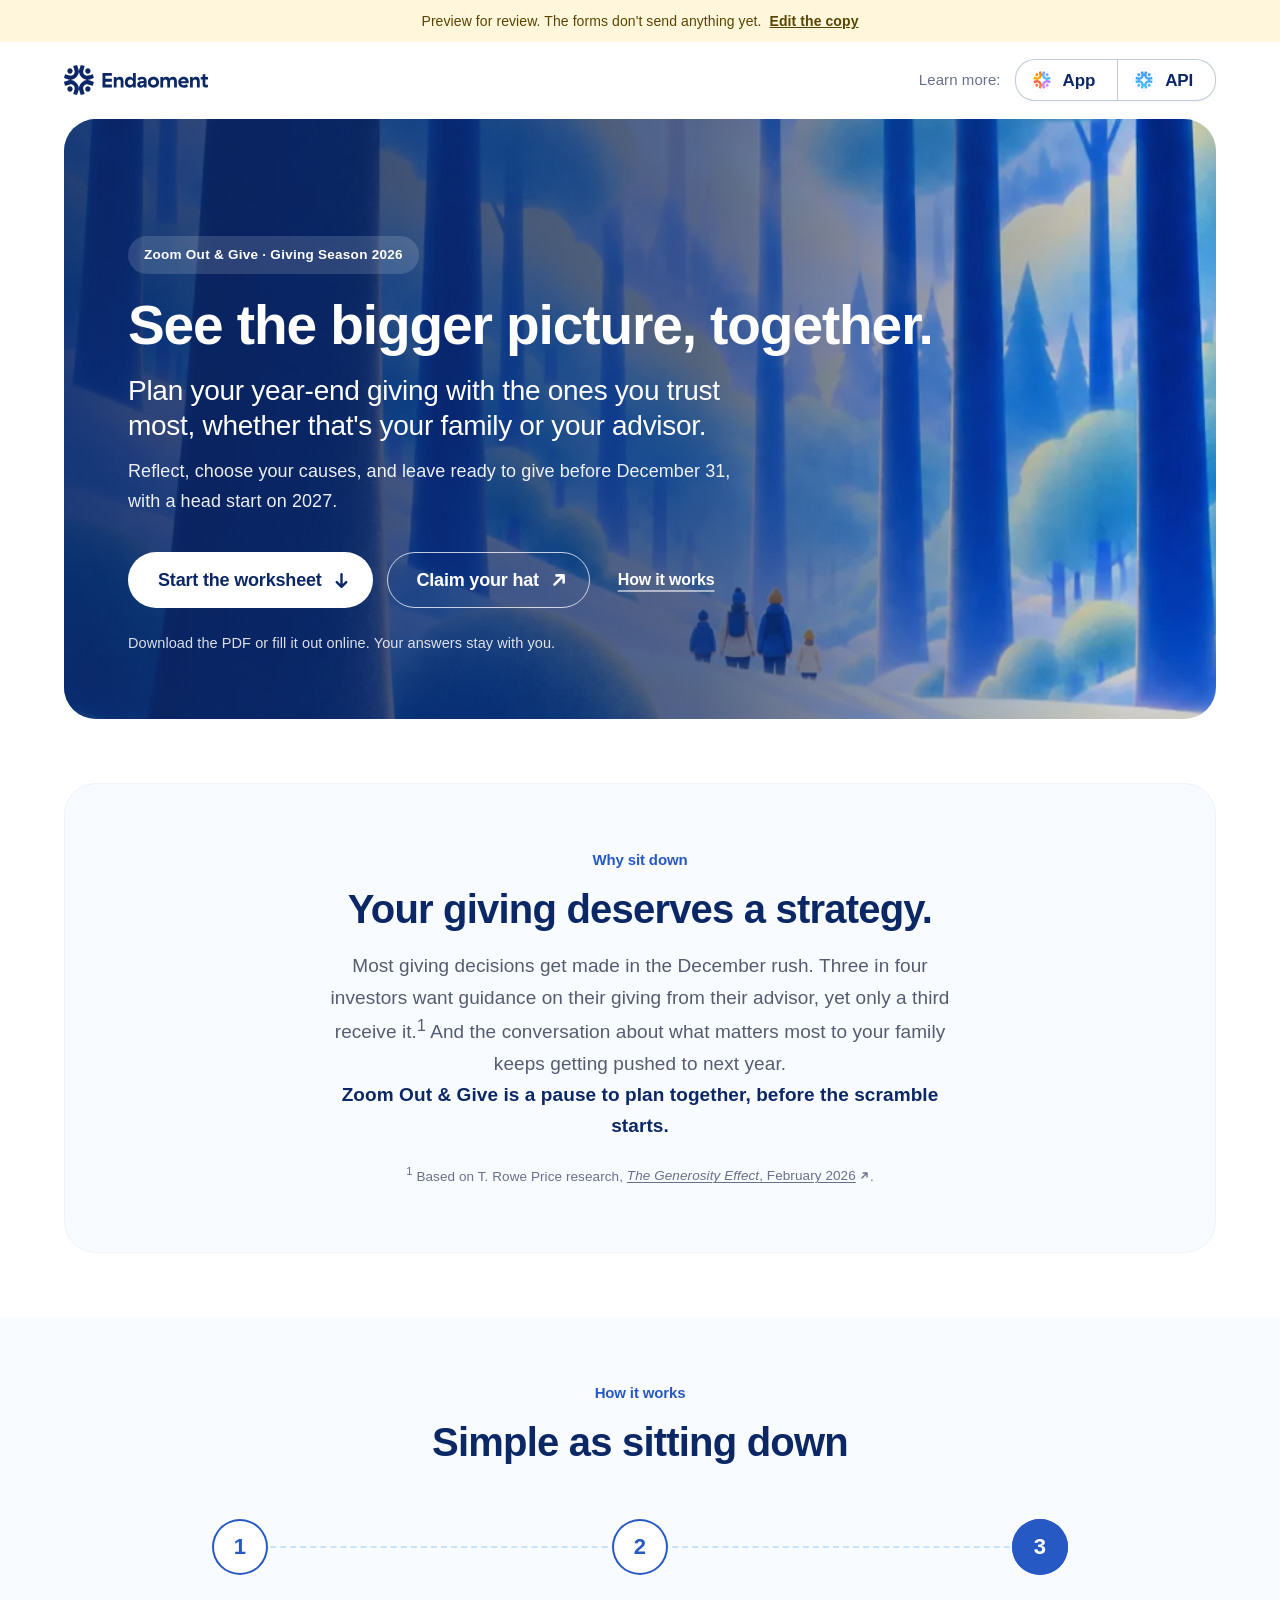
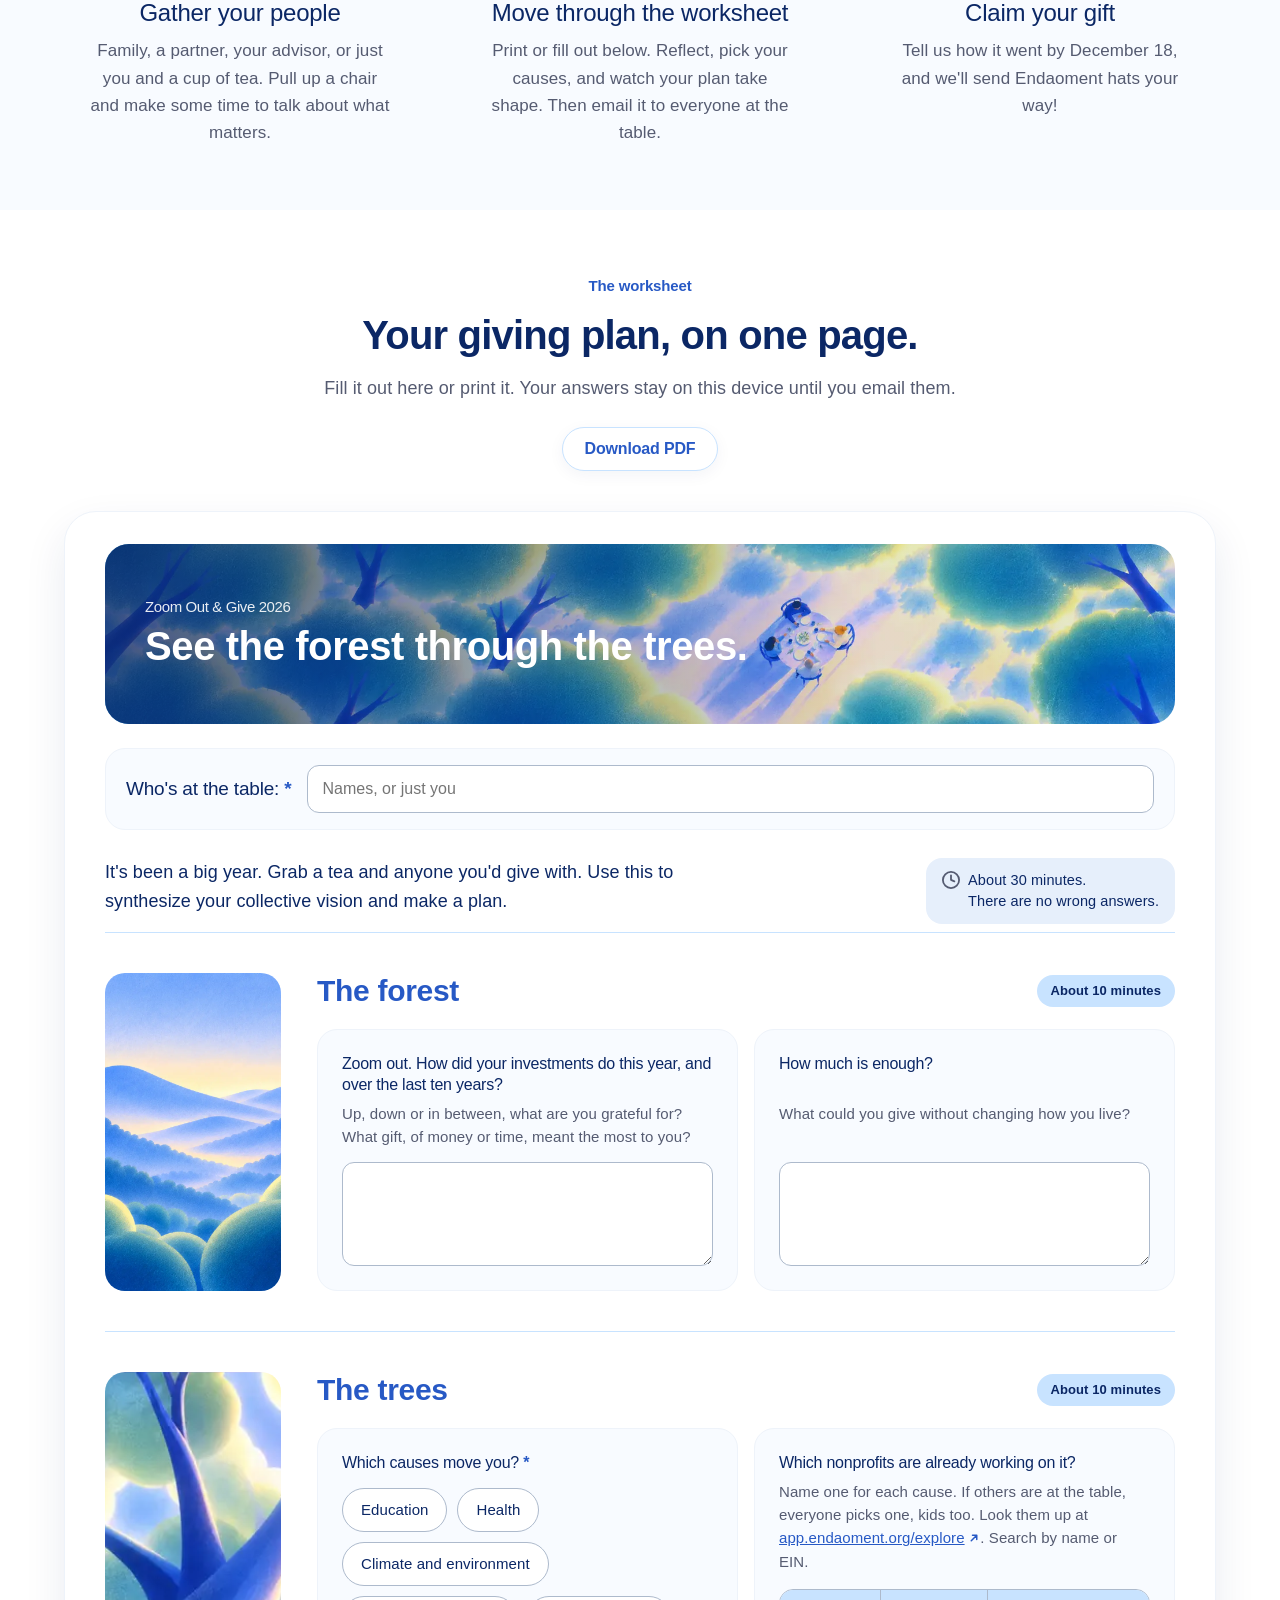
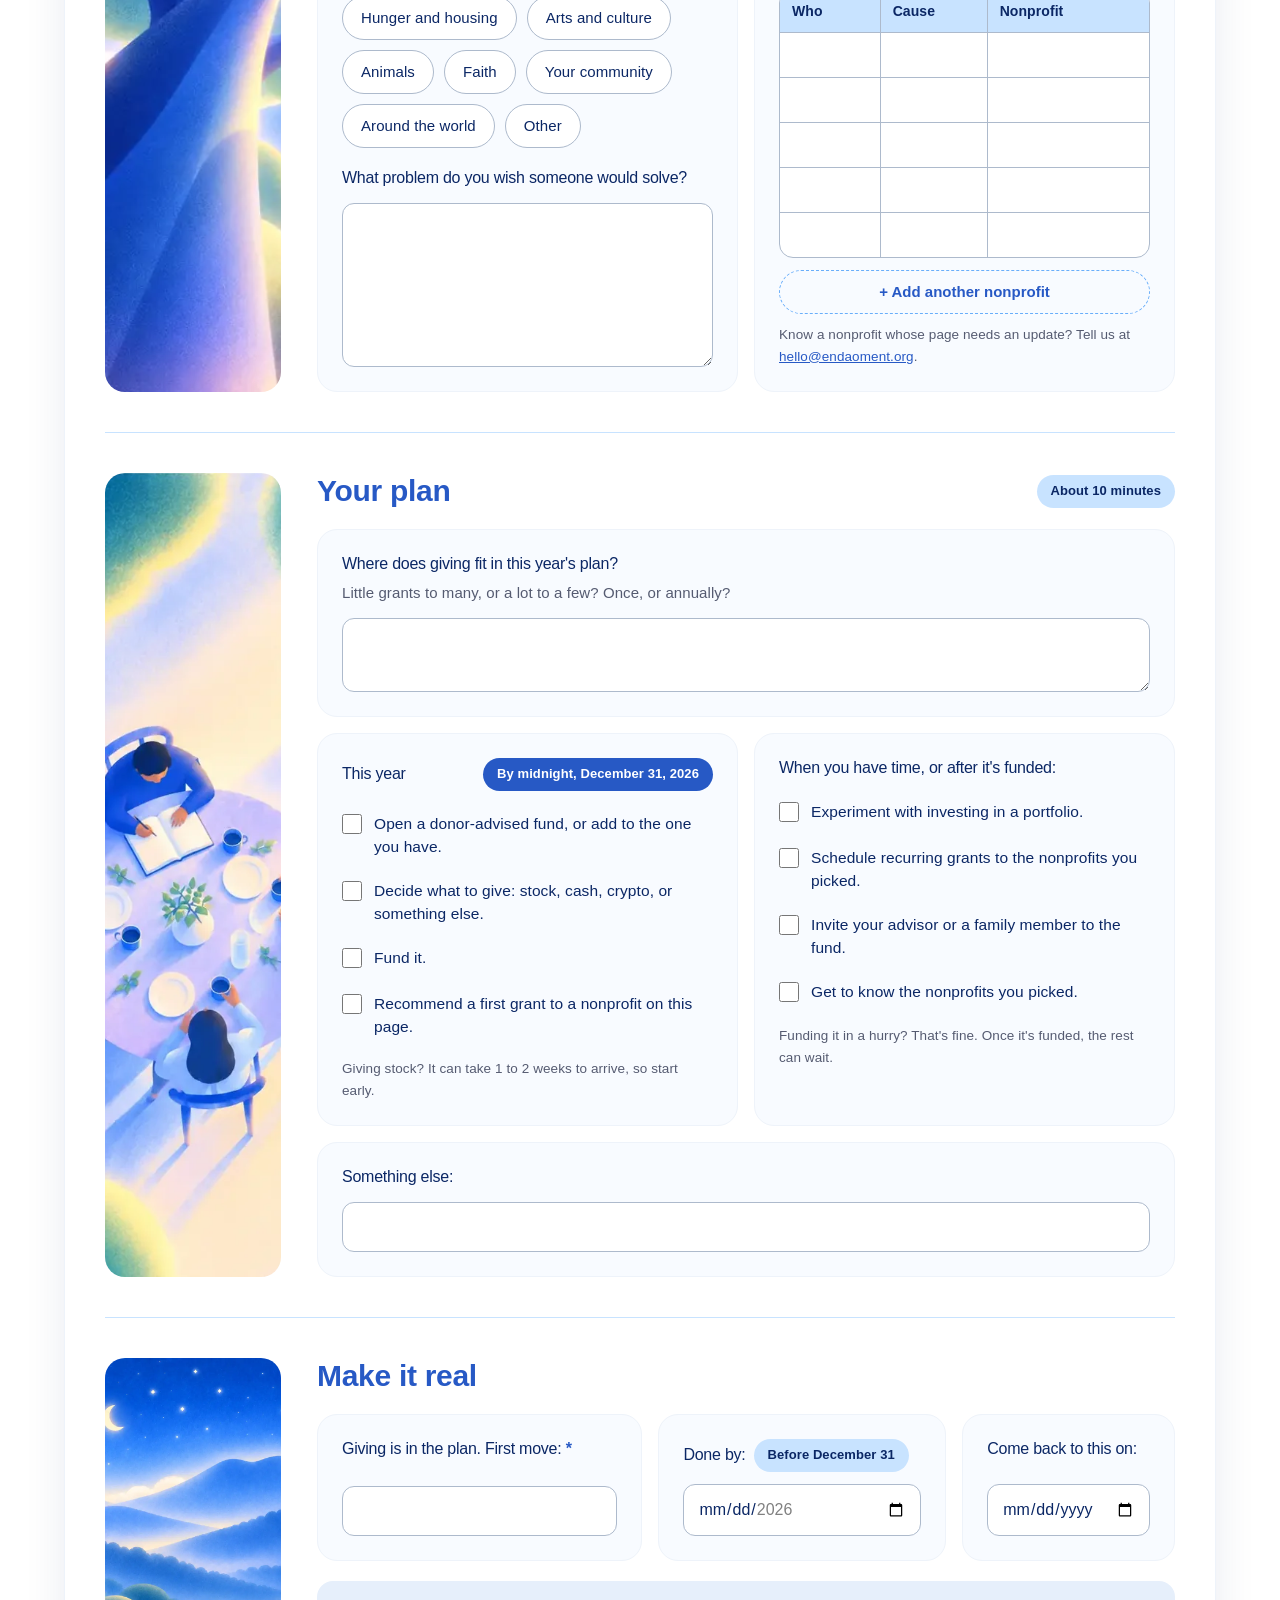
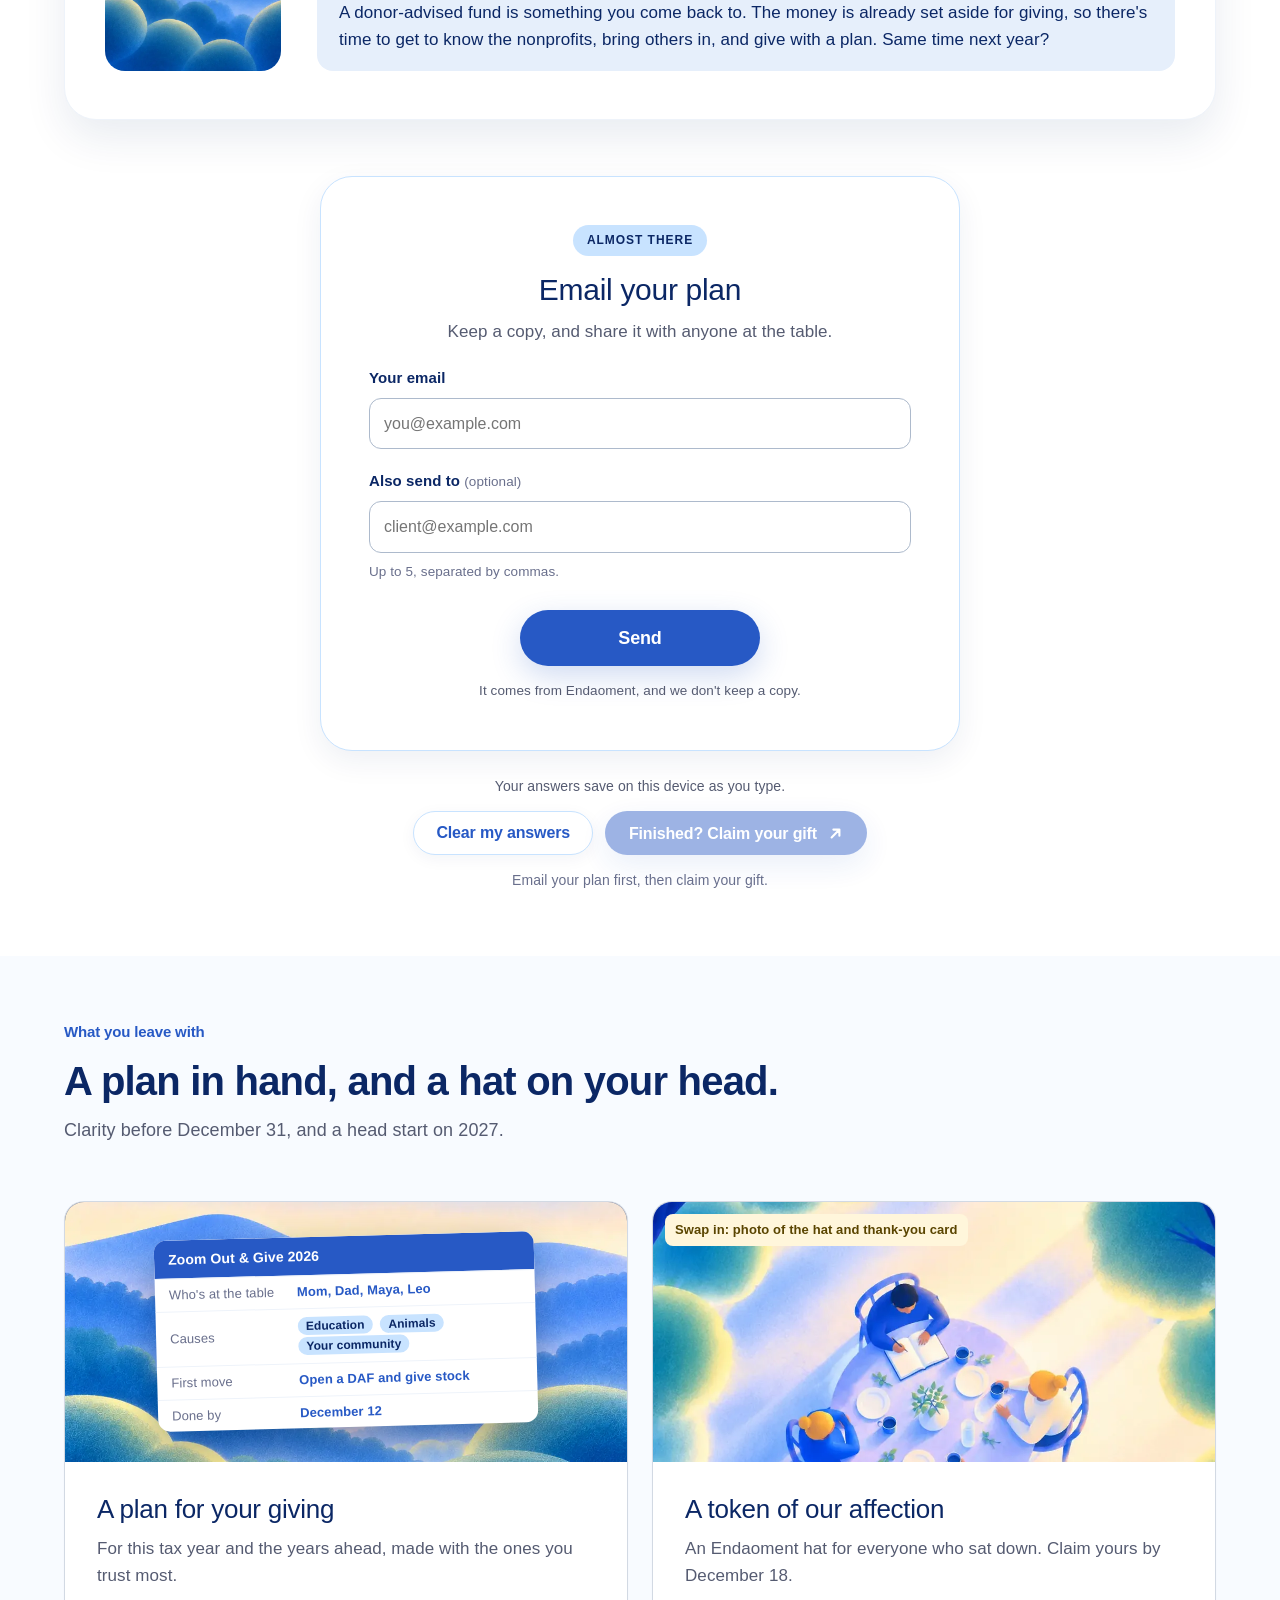
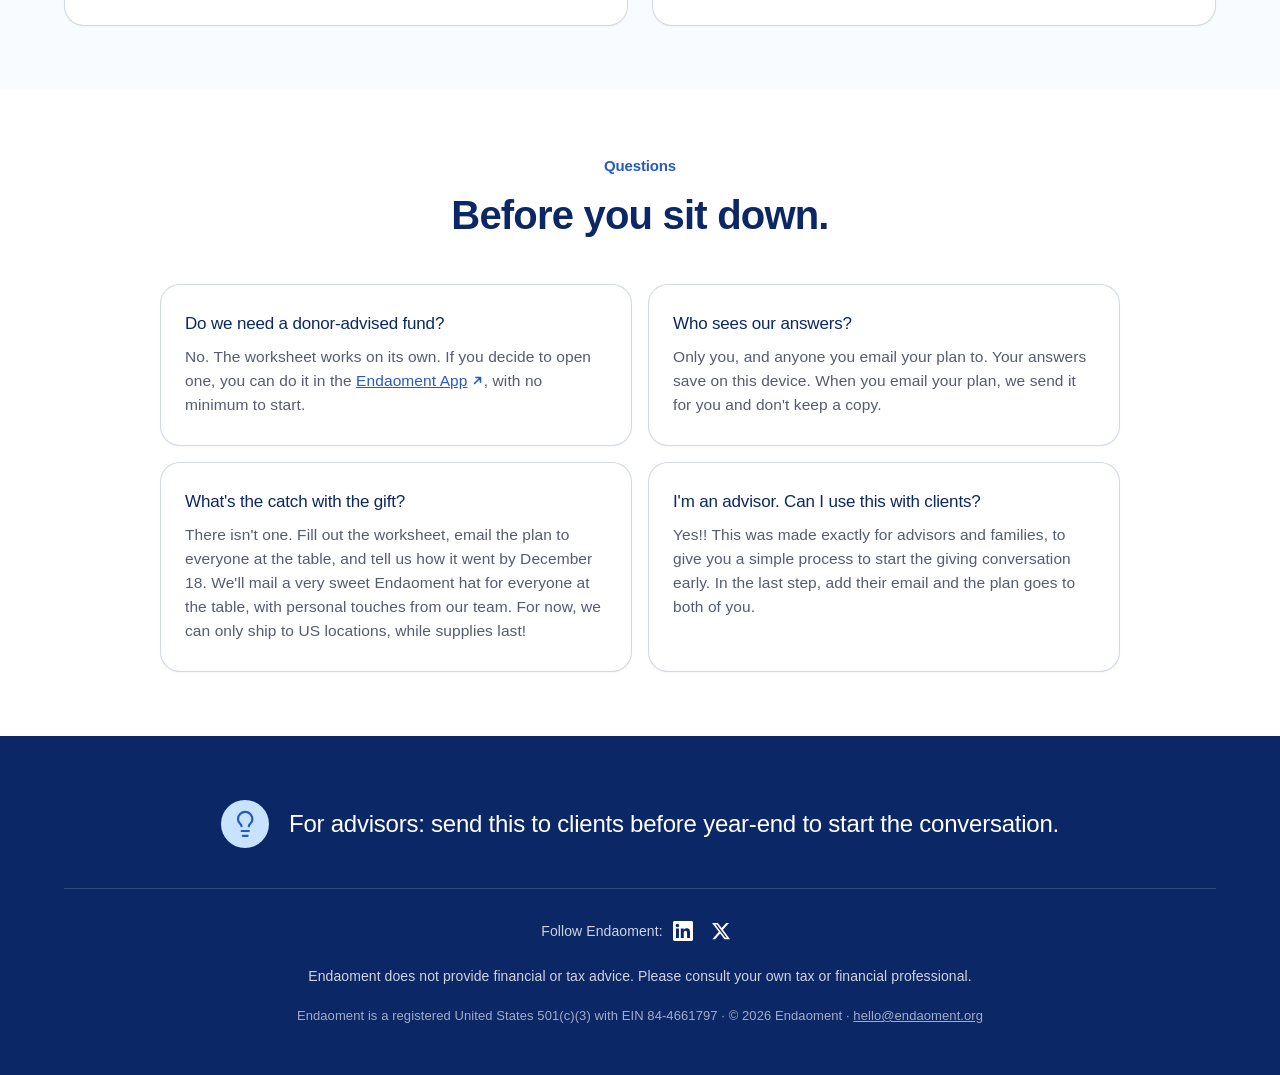
<file: index.html>
<!doctype html>
<html lang="en">
<head>
<meta charset="utf-8">
<meta name="viewport" content="width=device-width, initial-scale=1">
<title>Zoom Out &amp; Give 2026 | Endaoment</title>
<meta name="description" content="Zoom Out &amp; Give: a giving exercise for the end of the year. Plan your giving with your people on one page, then claim your gift.">
<meta property="og:title" content="Zoom Out &amp; Give 2026">
<meta property="og:description" content="See the bigger picture, together. Plan your year-end giving with the ones you trust most.">
<meta property="og:type" content="website">
<meta property="og:site_name" content="Endaoment">
<meta property="og:url" content="https://__SITE_URL__/">
<meta property="og:image" content="https://__SITE_URL__/assets/og.jpg">
<meta property="og:image:width" content="1200">
<meta property="og:image:height" content="630">
<meta name="twitter:card" content="summary_large_image">
<meta name="robots" content="noindex">
<meta name="color-scheme" content="light">
<link rel="preload" href="assets/forest.webp" as="image" type="image/webp">
<link rel="stylesheet" href="assets/site.css?v=forestalign">
</head>
<body>
<div class="preview-bar" id="preview-bar" hidden>Preview for review. The forms don't send anything yet.</div>

<header class="site-head">
  <div class="wrap">
    <a href="https://endaoment.org" aria-label="Endaoment home"><img src="assets/logo-endaoment-blue.svg" alt="Endaoment" width="145" height="30"></a>
    <nav class="head-links" aria-label="Learn more about Endaoment"><span class="head-label">Learn more:</span> <a href="https://endaoment.org/app" target="_blank" rel="noopener" aria-label="Endaoment App"><img src="assets/icon-endaoment-app.svg" alt="" width="24" height="24">App</a> <a href="https://endaoment.org/api" target="_blank" rel="noopener" aria-label="Endaoment API"><img src="assets/icon-endaoment-api.svg" alt="" width="24" height="24">API</a></nav>
  </div>
</header>

<main>
  <div class="wrap">
    <div class="hero">
      <div class="hero-inner">
        <span class="kicker">Zoom Out &amp; Give · Giving Season 2026</span>
        <h1>See the bigger picture, together.</h1>
        <p class="hero-what">Plan your year-end giving with the ones you trust most, whether that's your family or your advisor.</p>
        <p class="lede">Reflect, choose your causes, and leave ready to give before December 31, with a head start on 2027.</p>
        <div class="btn-row">
          <a class="btn btn-light" href="#worksheet" id="hero-ws">Start the worksheet</a>
          <a class="btn btn-ghost claim-link" href="claim/">Claim your hat</a>
          <a class="btn btn-quiet" href="#how">How it works</a>
        </div>
        <p class="meta">Download the PDF or fill it out online. Your answers stay with you.</p>
      </div>
    </div>
  </div>

  <section id="why">
    <div class="wrap">
      <div class="why-band">
        <div class="section-head">
          <div class="eyebrow">Why sit down</div>
          <h2>Your giving deserves a strategy.</h2>
          <div class="why-text">
            <p>Most giving decisions get made in the December rush. Three in four investors want guidance on their giving from their advisor, yet only a third receive it.<sup>1</sup> And the conversation about what matters most to your family keeps getting pushed to next year.</p>
            <p>Zoom Out &amp; Give is a pause to plan together, before the scramble starts.</p>
            <p class="why-source"><sup>1</sup> Based on T. Rowe Price research, <a href="https://www.troweprice.com/en/us/press/2026/press-release--t--rowe-price-survey-finds-charitable-giving-plan" target="_blank" rel="noopener"><em>The Generosity Effect</em>, February 2026</a>.</p>
          </div>
        </div>
      </div>
    </div>
  </section>

  <section id="how">
    <div class="wrap">
      <div class="section-head">
        <div class="eyebrow">How it works</div>
        <h2>Simple as sitting down</h2>
      </div>
      <ol class="steps">
        <li><span class="num">1</span><h3>Gather your people</h3><p>Family, a partner, your advisor, or just you and a cup of tea. Pull up a chair and make some time to talk about what matters.</p></li>
        <li><span class="num">2</span><h3>Move through the worksheet</h3><p>Print or fill out below. Reflect, pick your causes, and watch your plan take shape. Then email it to everyone at the table.</p></li>
        <li><span class="num">3</span><h3>Claim your gift</h3><p>Tell us how it went by December 18, and we'll send Endaoment hats your way!</p></li>
      </ol>
    </div>
  </section>

  <section id="worksheet">
    <div class="wrap">
      <div class="ws-intro">
        <div class="section-head">
          <div class="eyebrow">The worksheet</div>
          <h2>Your giving plan, on one page.</h2>
          <p>Fill it out here or print it. Your answers stay on this device until you email them.</p>
        </div>
        <div class="btn-row">
          <a class="btn btn-outline" id="pdf-link" href="#" download>Download the PDF</a>
          <button class="btn btn-outline" type="button" id="print-btn">Download PDF</button>
        </div>
      </div>

      <form id="ws" autocomplete="off" onsubmit="return false">
        <div class="ws-banner"><h3><span class="small">Zoom Out &amp; Give 2026</span>See the forest through the trees.</h3></div>
        <div class="field-who"><label for="who">Who's at the table: <span class="req">*</span></label><input id="who" name="who" type="text" placeholder="Names, or just you"></div>
        <div class="ws-lead">
          <p>It's been a big year. Grab a tea and anyone you'd give with. Use this to synthesize your collective vision and make a plan.</p>
          <div class="time"><img src="assets/icon-clock.svg" alt="" width="18" height="18"><span>About 30 minutes.<br>There are no wrong answers.</span></div>
        </div>

        <div class="ws-section">
          <div class="ws-art" style="background-image:url(assets/hills.webp)" aria-hidden="true"></div>
          <div>
            <div class="ws-title"><h3>The forest</h3><span class="pill">About 10 minutes</span></div>
            <div class="ws-cards">
              <div class="ws-card">
                <label class="q" for="q-right">Zoom out. How did your investments do this year, and over the last ten years?</label>
                <p class="nudge">Up, down or in between, what are you grateful for? What gift, of money or time, meant the most to you?</p>
                <textarea id="q-right" name="right"></textarea>
              </div>
              <div class="ws-card">
                <label class="q" for="q-enough">How much is enough?</label>
                <p class="nudge">What could you give without changing how you live?</p>
                <textarea id="q-enough" name="enough"></textarea>
              </div>
            </div>
          </div>
        </div>

        <div class="ws-section">
          <div class="ws-art" style="background-image:url(assets/tree.webp)" aria-hidden="true"></div>
          <div>
            <div class="ws-title"><h3>The trees</h3><span class="pill">About 10 minutes</span></div>
            <div class="ws-cards">
              <div class="ws-card">
                <p class="q" id="causes-q">Which causes move you? <span class="req">*</span></p>
                <div class="chips" role="group" aria-labelledby="causes-q">
                  <label class="chip"><input type="checkbox" name="cause" value="Education"><span>Education</span></label>
                  <label class="chip"><input type="checkbox" name="cause" value="Health"><span>Health</span></label>
                  <label class="chip"><input type="checkbox" name="cause" value="Climate and environment"><span>Climate and environment</span></label>
                  <label class="chip"><input type="checkbox" name="cause" value="Hunger and housing"><span>Hunger and housing</span></label>
                  <label class="chip"><input type="checkbox" name="cause" value="Arts and culture"><span>Arts and culture</span></label>
                  <label class="chip"><input type="checkbox" name="cause" value="Animals"><span>Animals</span></label>
                  <label class="chip"><input type="checkbox" name="cause" value="Faith"><span>Faith</span></label>
                  <label class="chip"><input type="checkbox" name="cause" value="Your community"><span>Your community</span></label>
                  <label class="chip"><input type="checkbox" name="cause" value="Around the world"><span>Around the world</span></label>
                  <label class="chip"><input type="checkbox" name="cause" value="Other"><span>Other</span></label>
                </div>
                <input class="cause-other" id="cause-other" name="cause_other" type="text" maxlength="80" placeholder="What's the cause?" aria-label="Other cause" hidden>
                <label class="q" for="q-problem" style="display:block;margin-top:20px">What problem do you wish someone would solve?</label>
                <textarea id="q-problem" name="problem"></textarea>
              </div>
              <div class="ws-card">
                <p class="q">Which nonprofits are already working on it?</p>
                <p class="nudge">Name one for each cause. If others are at the table, everyone picks one, kids too. Look them up at <a href="https://app.endaoment.org/explore" target="_blank" rel="noopener">app.endaoment.org/explore</a>. Search by name or EIN.</p>
                <table class="np-table">
                  <thead><tr><th scope="col">Who</th><th scope="col">Cause</th><th scope="col">Nonprofit</th></tr></thead>
                  <tbody id="np-body"></tbody>
                </table>
                <button class="add-row no-print" type="button" id="np-add">+ Add another nonprofit</button>
                <p class="tiny">Know a nonprofit whose page needs an update? Tell us at <a href="mailto:hello@endaoment.org">hello@endaoment.org</a>.</p>
              </div>
            </div>
          </div>
        </div>

        <div class="ws-section">
          <div class="ws-art" style="background-image:url(assets/table.webp)" aria-hidden="true"></div>
          <div>
            <div class="ws-title"><h3>Your plan</h3><span class="pill">About 10 minutes</span></div>
            <div class="ws-cards">
              <div class="ws-card full">
                <label class="q" for="q-fit">Where does giving fit in this year's plan?</label>
                <p class="nudge">Little grants to many, or a lot to a few? Once, or annually?</p>
                <textarea id="q-fit" name="fit" style="min-height:70px"></textarea>
              </div>
              <div class="ws-card">
                <div class="plan-head"><p class="q">This year</p><span class="pill">By midnight, December 31, 2026</span></div>
                <ul class="checklist">
                  <li><label><input type="checkbox" name="now1">Open a donor-advised fund, or add to the one you have.</label></li>
                  <li><label><input type="checkbox" name="now2">Decide what to give: stock, cash, crypto, or something else.</label></li>
                  <li><label><input type="checkbox" name="now3">Fund it.</label></li>
                  <li><label><input type="checkbox" name="now4">Recommend a first grant to a nonprofit on this page.</label></li>
                </ul>
                <p class="tiny">Giving stock? It can take 1 to 2 weeks to arrive, so start early.</p>
              </div>
              <div class="ws-card">
                <p class="q">When you have time, or after it's funded:</p>
                <ul class="checklist">
                  <li><label><input type="checkbox" name="later1">Experiment with investing in a portfolio.</label></li>
                  <li><label><input type="checkbox" name="later2">Schedule recurring grants to the nonprofits you picked.</label></li>
                  <li><label><input type="checkbox" name="later3">Invite your advisor or a family member to the fund.</label></li>
                  <li><label><input type="checkbox" name="later4">Get to know the nonprofits you picked.</label></li>
                </ul>
                <p class="tiny">Funding it in a hurry? That's fine. Once it's funded, the rest can wait.</p>
              </div>
              <div class="ws-card full">
                <label class="q" for="q-else">Something else:</label>
                <input id="q-else" name="else" type="text">
              </div>
            </div>
          </div>
        </div>

        <div class="ws-section">
          <div class="ws-art" style="background-image:url(assets/night.webp)" aria-hidden="true"></div>
          <div>
            <div class="ws-title"><h3>Make it real</h3></div>
            <div class="commit">
              <div class="ws-card"><label class="q" for="c-move">Giving is in the plan. First move: <span class="req">*</span></label><input id="c-move" name="move" type="text"></div>
              <div class="ws-card"><div class="plan-head"><label class="q" for="c-done">Done by:</label><span class="pill soft">Before December 31</span></div><input id="c-done" name="done" type="date" min="2026-10-01" max="2026-12-31"></div>
              <div class="ws-card"><label class="q" for="c-back">Come back to this on:</label><input id="c-back" name="back" type="date" min="2026-10-01"></div>
            </div>
            <p class="daf-note">A donor-advised fund is something you come back to. The money is already set aside for giving, so there's time to get to know the nonprofits, bring others in, and give with a plan. Same time next year?</p>
          </div>
        </div>
        <p class="print-foot"><strong>Claim a hat upon completion here! <span class="site-url">[final Endaoment link]</span></strong> Tag us on X or LinkedIn. For advisors: send this to clients before year-end to start the conversation. Endaoment does not provide financial or tax advice. Please consult your own tax or financial professional.</p>
      </form>

      <div class="email-self no-print" id="email-self">
        <form id="email-form" novalidate>
          <p hidden><label>Leave this empty <input name="website" tabindex="-1" autocomplete="off"></label></p>
          <span class="step-tag">Almost there</span>
          <h3>Email your plan</h3>
          <p>Keep a copy, and share it with anyone at the table.</p>
          <div class="field">
            <label for="self-email">Your email</label>
            <input id="self-email" name="email" type="email" autocomplete="email" placeholder="you@example.com" required>
          </div>
          <div class="field">
            <label for="cc-emails">Also send to <span class="help">(optional)</span></label>
            <input id="cc-emails" type="text" inputmode="email" autocomplete="off" placeholder="client@example.com">
            <span class="help">Up to 5, separated by commas.</span>
          </div>
          <div class="captcha-slot" id="email-captcha"></div>
          <div class="send-row"><button class="btn btn-primary" type="submit" id="email-btn">Send</button></div>
          <p class="tiny">It comes from Endaoment, and we don't keep a copy.</p>
          <p class="msg" id="email-msg" role="status" hidden></p>
        </form>
      </div>

      <div class="ws-actions">
        <span class="saved" id="saved" aria-live="polite">Your answers save on this device as you type.</span>
        <div class="btn-row">
          <button class="btn btn-outline" type="button" id="clear-btn">Clear my answers</button>
          <a class="btn btn-primary claim-link done-locked" href="claim/?done=1" id="done-btn" aria-disabled="true" tabindex="-1">Finished? Claim your gift</a>
        </div>
        <p class="finish-note" id="finish-note">Email your plan first, then claim your gift.</p>
      </div>
    </div>
  </section>

  <section id="get">
    <div class="wrap">
      <div class="section-head">
        <div class="eyebrow">What you leave with</div>
        <h2>A plan in hand, and a hat on your head.</h2>
        <p>Clarity before December 31, and a head start on 2027.</p>
      </div>
      <div class="get-grid">
        <article class="get-card">
          <div class="art sheet-mock" aria-hidden="true">
            <div class="sheet">
              <div class="sheet-band">Zoom Out &amp; Give 2026</div>
              <div class="sheet-row"><span class="k">Who's at the table</span><span class="v">Mom, Dad, Maya, Leo</span></div>
              <div class="sheet-row"><span class="k">Causes</span><span class="v"><i>Education</i> <i>Animals</i> <i>Your community</i></span></div>
              <div class="sheet-row"><span class="k">First move</span><span class="v">Open a DAF and give stock</span></div>
              <div class="sheet-row"><span class="k">Done by</span><span class="v">December 12</span></div>
            </div>
          </div>
          <div class="body">
            <h3>A plan for your giving</h3>
            <p>For this tax year and the years ahead, made with the ones you trust most.</p>
          </div>
        </article>
        <article class="get-card">
          <div class="art" style="background-image:url(assets/table.webp);background-position:center 35%" role="img" aria-label="A family around a table, planning together"><span class="asset-todo">Swap in: photo of the hat and thank-you card</span></div>
          <div class="body">
            <h3>A token of our affection</h3>
            <p>An Endaoment hat for everyone who sat down. Claim yours by December 18.</p>
          </div>
        </article>
      </div>
    </div>
  </section>

  <section id="faq">
    <div class="wrap">
      <div class="section-head">
        <div class="eyebrow">Questions</div>
        <h2>Before you sit down.</h2>
      </div>
      <div class="faq">
        <article class="faq-card"><h3>Do we need a donor-advised fund?</h3><p>No. The worksheet works on its own. If you decide to open one, you can do it in the <a href="https://app.endaoment.org" target="_blank" rel="noopener">Endaoment App</a>, with no minimum to start.</p></article>
        <article class="faq-card"><h3>Who sees our answers?</h3><p>Only you, and anyone you email your plan to. Your answers save on this device. When you email your plan, we send it for you and don't keep a copy.</p></article>
        <article class="faq-card"><h3>What's the catch with the gift?</h3><p>There isn't one. Fill out the worksheet, email the plan to everyone at the table, and tell us how it went by December 18. We'll mail a very sweet Endaoment hat for everyone at the table, with personal touches from our team. For now, we can only ship to US locations, while supplies last!</p></article>
        <article class="faq-card"><h3>I'm an advisor. Can I use this with clients?</h3><p>Yes!! This was made exactly for advisors and families, to give you a simple process to start the giving conversation early. In the last step, add their email and the plan goes to both of you.</p></article>
      </div>
    </div>
  </section>

</main>

<footer class="site-foot">
  <div class="wrap">
    <div class="advisor-note"><img src="assets/icon-advisors.svg" alt="" width="48" height="48"><p>For advisors: send this to clients before year-end to start the conversation.</p></div>
    <div class="foot-row">
      <span class="socials">Follow Endaoment: <a href="https://www.linkedin.com/company/endaoment" target="_blank" rel="noopener"><svg viewBox="0 0 24 24" width="20" height="20" fill="currentColor" aria-hidden="true" focusable="false"><path d="M20.447 20.452h-3.554v-5.569c0-1.328-.027-3.037-1.852-3.037-1.853 0-2.136 1.445-2.136 2.939v5.667H9.351V9h3.414v1.561h.046c.477-.9 1.637-1.85 3.37-1.85 3.601 0 4.267 2.37 4.267 5.455v6.286zM5.337 7.433c-1.144 0-2.063-.926-2.063-2.065 0-1.138.92-2.063 2.063-2.063 1.14 0 2.064.925 2.064 2.063 0 1.139-.925 2.065-2.064 2.065zm1.782 13.019H3.555V9h3.564v11.452zM22.225 0H1.771C.792 0 0 .774 0 1.729v20.542C0 23.227.792 24 1.771 24h20.451C23.2 24 24 23.227 24 22.271V1.729C24 .774 23.2 0 22.222 0h.003z"></path></svg><span class="sr-only">LinkedIn</span></a> <a href="https://x.com/endaomentdotorg" target="_blank" rel="noopener"><svg viewBox="0 0 24 24" width="20" height="20" fill="currentColor" aria-hidden="true" focusable="false"><path d="M18.244 2.25h3.308l-7.227 8.26 8.502 11.24H16.17l-5.214-6.817L4.99 21.75H1.68l7.73-8.835L1.254 2.25H8.08l4.713 6.231zm-1.161 17.52h1.833L7.084 4.126H5.117z"></path></svg><span class="sr-only">X</span></a></span>
      <span>Endaoment does not provide financial or tax advice. Please consult your own tax or financial professional.</span>
    </div>
    <p class="foot-legal">Endaoment is a registered United States 501(c)(3) with <span class="nw">EIN 84-4661797</span> · <span class="nw">© 2026 Endaoment</span> · <a class="nw" href="mailto:hello@endaoment.org">hello@endaoment.org</a></p>
  </div>
</footer>

<script>
/* Settings. pdfUrl: the final worksheet PDF from Atra, once it exists. */
const CONFIG = {
  pdfUrl: "",
  sendPlanUrl: "/api/zoom-out-and-give/send-plan",   // the endpoint that emails the plan through Mailjet (engineering-handoff.md)
  siteUrl: "",               // the final Endaoment address of this page, e.g. https://endaoment.org/zoomout. Until it's set, links show "[final Endaoment link]".
  maxCc: 5,
  turnstileSiteKey: "",      // Cloudflare Turnstile site key from Endaoment (engineering-handoff.md). Empty = no checkbox.
  liveHosts: []              // add the page's host here if it is not on endaoment.org
};
// The forms only send on Endaoment's own site (endaoment.org or a subdomain, or a host in liveHosts).
// Anywhere else (this computer, a review link) the page runs as a preview and sends nothing.
const IS_PREVIEW = location.protocol === "file:" || !(location.hostname === "endaoment.org" || location.hostname.endsWith(".endaoment.org") || CONFIG.liveHosts.includes(location.hostname));
if (IS_PREVIEW) { document.getElementById("preview-bar").hidden = false; document.documentElement.classList.add("is-preview"); }

const store = {
  get(k){ try { return JSON.parse(localStorage.getItem(k)); } catch(e){ return null; } },
  set(k,v){ try { localStorage.setItem(k, JSON.stringify(v)); return true; } catch(e){ return false; } },
  del(k){ try { localStorage.removeItem(k); } catch(e){} }
};
const loadedAt = Date.now();
const $ = (s, r=document) => r.querySelector(s);
const $$ = (s, r=document) => Array.from(r.querySelectorAll(s));

/* Nonprofit table: five rows like the paper sheet, plus as many more as people add */
const npBody = $("#np-body");
function addNpRow(){
  const i = npBody.rows.length + 1;
  const tr = document.createElement("tr");
  ["who","cause","nonprofit"].forEach(col => {
    const td = document.createElement("td");
    const inp = document.createElement("textarea");
    inp.rows = 1; inp.name = `np_${col}_${i}`;
    inp.setAttribute("aria-label", `${col[0].toUpperCase()+col.slice(1)}, row ${i}`);
    td.appendChild(inp); tr.appendChild(td);
  });
  npBody.appendChild(tr);
  return tr;
}
for (let i = 1; i <= 5; i++) addNpRow();
/* Rebuild any extra rows saved on this device before the answers are filled back in */
(() => {
  let saved = null; try { saved = JSON.parse(localStorage.getItem("zog2026-worksheet")); } catch(e) {}
  const rows = Math.max(0, ...Object.keys(saved || {}).map(k => (k.match(/^np_\w+?_(\d+)$/) || [])[1] || 0).map(Number));
  while (npBody.rows.length < rows) addNpRow();
})();
$("#np-add").addEventListener("click", () => { const tr = addNpRow(); $("textarea", tr).focus(); });
/* Long names wrap: each cell grows to fit what's typed. Enter moves to the next cell instead of adding a line. */
const fitCell = el => { el.style.height = "auto"; el.style.height = el.scrollHeight + "px"; };
npBody.addEventListener("input", e => { if (e.target.tagName === "TEXTAREA") fitCell(e.target); });
npBody.addEventListener("keydown", e => {
  if (e.key !== "Enter" || e.target.tagName !== "TEXTAREA") return;
  e.preventDefault();
  const cells = $$("textarea", npBody), next = cells[cells.indexOf(e.target) + 1];
  if (next) next.focus();
});

/* PDF link */
const pdf = $("#pdf-link");
if (CONFIG.pdfUrl) {
  pdf.href = CONFIG.pdfUrl;
  $("#print-btn").hidden = true;
  const hero = $("#hero-ws"); hero.href = CONFIG.pdfUrl; hero.textContent = "Download the worksheet"; hero.setAttribute("download", "");
}
else { pdf.hidden = true; }

/* Worksheet autosave */
const WS_KEY = "zog2026-worksheet";
const ws = $("#ws");
function readWs(){
  const data = {};
  $$("input,textarea", ws).forEach(el => {
    if (el.type === "checkbox") { if (el.name === "cause") { (data.cause = data.cause || []); if (el.checked) data.cause.push(el.value); } else data[el.name] = el.checked; }
    else data[el.name] = el.value;
  });
  return data;
}
function writeWs(data){
  if (!data) return;
  $$("input,textarea", ws).forEach(el => {
    if (el.type === "checkbox") el.checked = el.name === "cause" ? (data.cause || []).includes(el.value) : !!data[el.name];
    else if (data[el.name] != null) el.value = data[el.name];
  });
}
writeWs(store.get(WS_KEY));
/* "Other" opens a box to name the cause; saved answers reopen it */
const otherChip = $('input[name="cause"][value="Other"]'), otherBox = $("#cause-other");
const syncOther = focus => { otherBox.hidden = !otherChip.checked; if (focus && otherChip.checked) otherBox.focus(); };
otherChip.addEventListener("change", () => syncOther(true));
syncOther(false);
$$("textarea", npBody).forEach(fitCell);
let saveTimer;
ws.addEventListener("input", () => {
  clearTimeout(saveTimer);
  saveTimer = setTimeout(() => {
    $("#saved").textContent = store.set(WS_KEY, readWs()) ? "Saved on this device." : "Your browser isn't saving answers. Print them before you leave.";
  }, 400);
});
$("#clear-btn").addEventListener("click", () => {
  if (!confirm("Clear every answer on this worksheet?")) return;
  ws.reset(); store.del(WS_KEY); $("#saved").textContent = "Cleared.";
  $$("textarea", npBody).forEach(fitCell); syncOther(false);
});
$("#print-btn").addEventListener("click", () => window.print());

/* The plan as plain text: every answer with its question, for the email */
function worksheetText(){
  const d = readWs(), lines = ["My Zoom Out & Give plan", ""];
  const add = (label, v) => { if (v && String(v).trim()) lines.push(label + " " + String(v).trim(), ""); };
  const lab = name => { const el = $(`[name="${name}"]`, ws); const l = el && (el.id ? $(`label[for="${el.id}"]`) : el.closest("label")); return l ? l.textContent.replace(/\s*\*\s*$/, "").trim() : name; };   // drop the required-field star
  ["who","right","enough"].forEach(n => add(lab(n), d[n]));
  if ((d.cause || []).length) add("Causes:", d.cause.map(c => c === "Other" && (d.cause_other || "").trim() ? d.cause_other.trim() : c).join(", "));
  add(lab("problem"), d.problem);
  const nps = Array.from({ length: npBody.rows.length }, (_, k) => k + 1).map(i => [d[`np_who_${i}`], d[`np_cause_${i}`], d[`np_nonprofit_${i}`]].filter(Boolean).join(" / ")).filter(Boolean);
  if (nps.length) add("Nonprofits (who / cause / nonprofit):", "\n" + nps.join("\n"));
  add(lab("fit"), d.fit);
  const done = $$("input[type=checkbox]", ws).filter(el => el.name !== "cause" && el.checked).map(el => "- " + (el.closest("label") ? el.closest("label").textContent.trim() : el.name));
  if (done.length) add("Checked off:", "\n" + done.join("\n"));
  ["else","move","done","back"].forEach(n => add(lab(n), d[n]));
  lines.push("Zoom Out & Give 2026, from Endaoment.");
  return lines.join("\n");
}

/* Email the plan. Endaoment's endpoint sends it through Mailjet to the visitor and anyone they added; nothing is stored.
   If the send fails, the visitor can still open the plan in their own email app. */
const EMAIL_KEY = "zog2026-email";
const isEmail = v => /^[^@\s,;]+@[^@\s,;]+\.[^@\s,;]+$/.test(v);
function unlockDone(note){
  const b = $("#done-btn"); b.classList.remove("done-locked"); b.removeAttribute("aria-disabled"); b.removeAttribute("tabindex");
  $("#finish-note").textContent = note || "Your plan is on its way to your inbox. Now claim your gift.";
}
try { const e = localStorage.getItem(EMAIL_KEY); if (e) { $("#self-email").value = e; unlockDone(); } } catch(e) {}
const mailtoHref = (self, others) => "mailto:" + encodeURIComponent(self) + "?" + (others.length ? "cc=" + others.map(encodeURIComponent).join(",") + "&" : "") +
  "subject=" + encodeURIComponent("Our Zoom Out & Give plan") + "&body=" + encodeURIComponent(worksheetText());
function say(text, link){
  const msg = $("#email-msg"); msg.textContent = text; msg.hidden = false;
  if (link) { const a = document.createElement("a"); a.href = link.href; a.textContent = link.text; msg.append(" ", a); }
}
$("#email-form").addEventListener("submit", async e => {
  e.preventDefault();
  const f = e.target, email = $("#self-email"), btn = $("#email-btn");
  const self = email.value.trim();
  const others = [...new Set($("#cc-emails").value.split(/[\s,;]+/).filter(Boolean))].filter(x => x.toLowerCase() !== self.toLowerCase());
  const missing = [
    [$("#who"), !$("#who").value.trim(), "who's at the table"],
    [$("input[name=cause]", ws), !$$("input[name=cause]:checked", ws).length, "at least one cause"],
    [$("#c-move"), !$("#c-move").value.trim(), "your first move"]
  ].filter(m => m[1]);
  $$(".needs").forEach(el => el.classList.remove("needs"));
  if (missing.length) {
    missing.forEach(m => (m[0].closest(".ws-card, .field-who") || m[0]).classList.add("needs"));
    say("Almost there. Fill in " + missing.map(m => m[2]).join(", ").replace(/, ([^,]*)$/, " and $1") + " first.");
    missing[0][0].scrollIntoView({ block: "center" }); if (missing[0][0].type !== "checkbox") missing[0][0].focus();
    return;
  }
  if (!isEmail(self)) { say("Add your email address to finish."); email.focus(); return; }
  const captcha = (f.querySelector("[name='cf-turnstile-response']") || {}).value || "";
  if (CONFIG.turnstileSiteKey && !IS_PREVIEW && !captcha) { say("Tick the box above the button, then send."); return; }
  const bad = others.filter(x => !isEmail(x));
  if (bad.length) { say("Check this email: " + bad[0]); $("#cc-emails").focus(); return; }
  if (others.length > CONFIG.maxCc) { say("You can add up to " + CONFIG.maxCc + " more emails."); $("#cc-emails").focus(); return; }
  try { localStorage.setItem(EMAIL_KEY, self); } catch(err) {}
  if (IS_PREVIEW) {
    unlockDone();
    say("Preview: on the live page, this emails your plan from Endaoment to you" + (others.length ? " and " + others.length + " more" : "") + ".", { href: mailtoHref(self, others), text: "See it in your email app." });
    return;
  }
  btn.disabled = true; const label = btn.textContent; btn.textContent = "Sending...";
  let ok = false;
  try {
    const res = await fetch(CONFIG.sendPlanUrl, { method: "POST", headers: { "Content-Type": "application/json" }, body: JSON.stringify({
      email: self, cc: others, plan: worksheetText(), captcha,
      website: f.elements.website.value, secondsOnPage: Math.round((Date.now() - loadedAt) / 1000)
    }) });
    ok = res.ok && (await res.json()).ok;
  } catch(err) {}
  btn.disabled = false; btn.textContent = label;
  if (ok) { unlockDone(); say("Sent. Check your inbox" + (others.length ? ", and theirs" : "") + ". If it isn't there in a few minutes, look in spam."); }
  else say("We couldn't send it just now.", { href: mailtoHref(self, others), text: "Open it in your email app instead." });
});

/* Clear the "needs" outline as soon as they fill a required field */
ws.addEventListener("input", e => { const c = e.target.closest(".needs"); if (c) c.classList.remove("needs"); });
ws.addEventListener("change", e => { const c = e.target.closest(".needs"); if (c) c.classList.remove("needs"); });

/* Spam check: Cloudflare Turnstile, only once Endaoment adds its site key and only on the live page */
function mountCaptcha(id){
  if (!CONFIG.turnstileSiteKey || IS_PREVIEW) return;
  const el = document.getElementById(id); el.classList.add("cf-turnstile"); el.dataset.sitekey = CONFIG.turnstileSiteKey;
  if (!document.getElementById("cf-ts")) { const s = document.createElement("script"); s.id = "cf-ts"; s.src = "https://challenges.cloudflare.com/turnstile/v0/api.js"; s.async = true; s.defer = true; document.head.appendChild(s); }
}
mountCaptcha("email-captcha");

/* The printed sheet shows this page's own claim link */
/* On Endaoment's own site the page knows its address; anywhere else (a review link) it stays a placeholder */
const PAGE_URL = CONFIG.siteUrl || (IS_PREVIEW ? "" : location.origin + location.pathname.replace(/[^/]*$/, ""));
if (PAGE_URL) $$(".site-url").forEach(s => { s.textContent = PAGE_URL.replace(/^https?:\/\//, "").replace(/\/?$/, "/") + "claim/"; });

/* UTM passthrough */
const qs = new URLSearchParams(location.search);
/* Carry the link's tags onto the claim page, so each claim still shows its channel */
const utm = new URLSearchParams();
["utm_source","utm_medium","utm_campaign","utm_content"].forEach(k => { if (qs.get(k)) utm.set(k, qs.get(k)); });
if ([...utm.keys()].length) $$(".claim-link").forEach(a => { const u = new URL(a.getAttribute("href"), location.href); utm.forEach((v, k) => u.searchParams.set(k, v)); a.href = u.href; });


</script>
<script>(()=>{const h=document.querySelector(".site-head");if(!h)return;const f=()=>h.classList.toggle("scrolled",scrollY>4);addEventListener("scroll",f,{passive:true});f();})();</script>
<script src="assets/edit-mode.js?v=forestalign"></script>
</body>
</html>
</file>
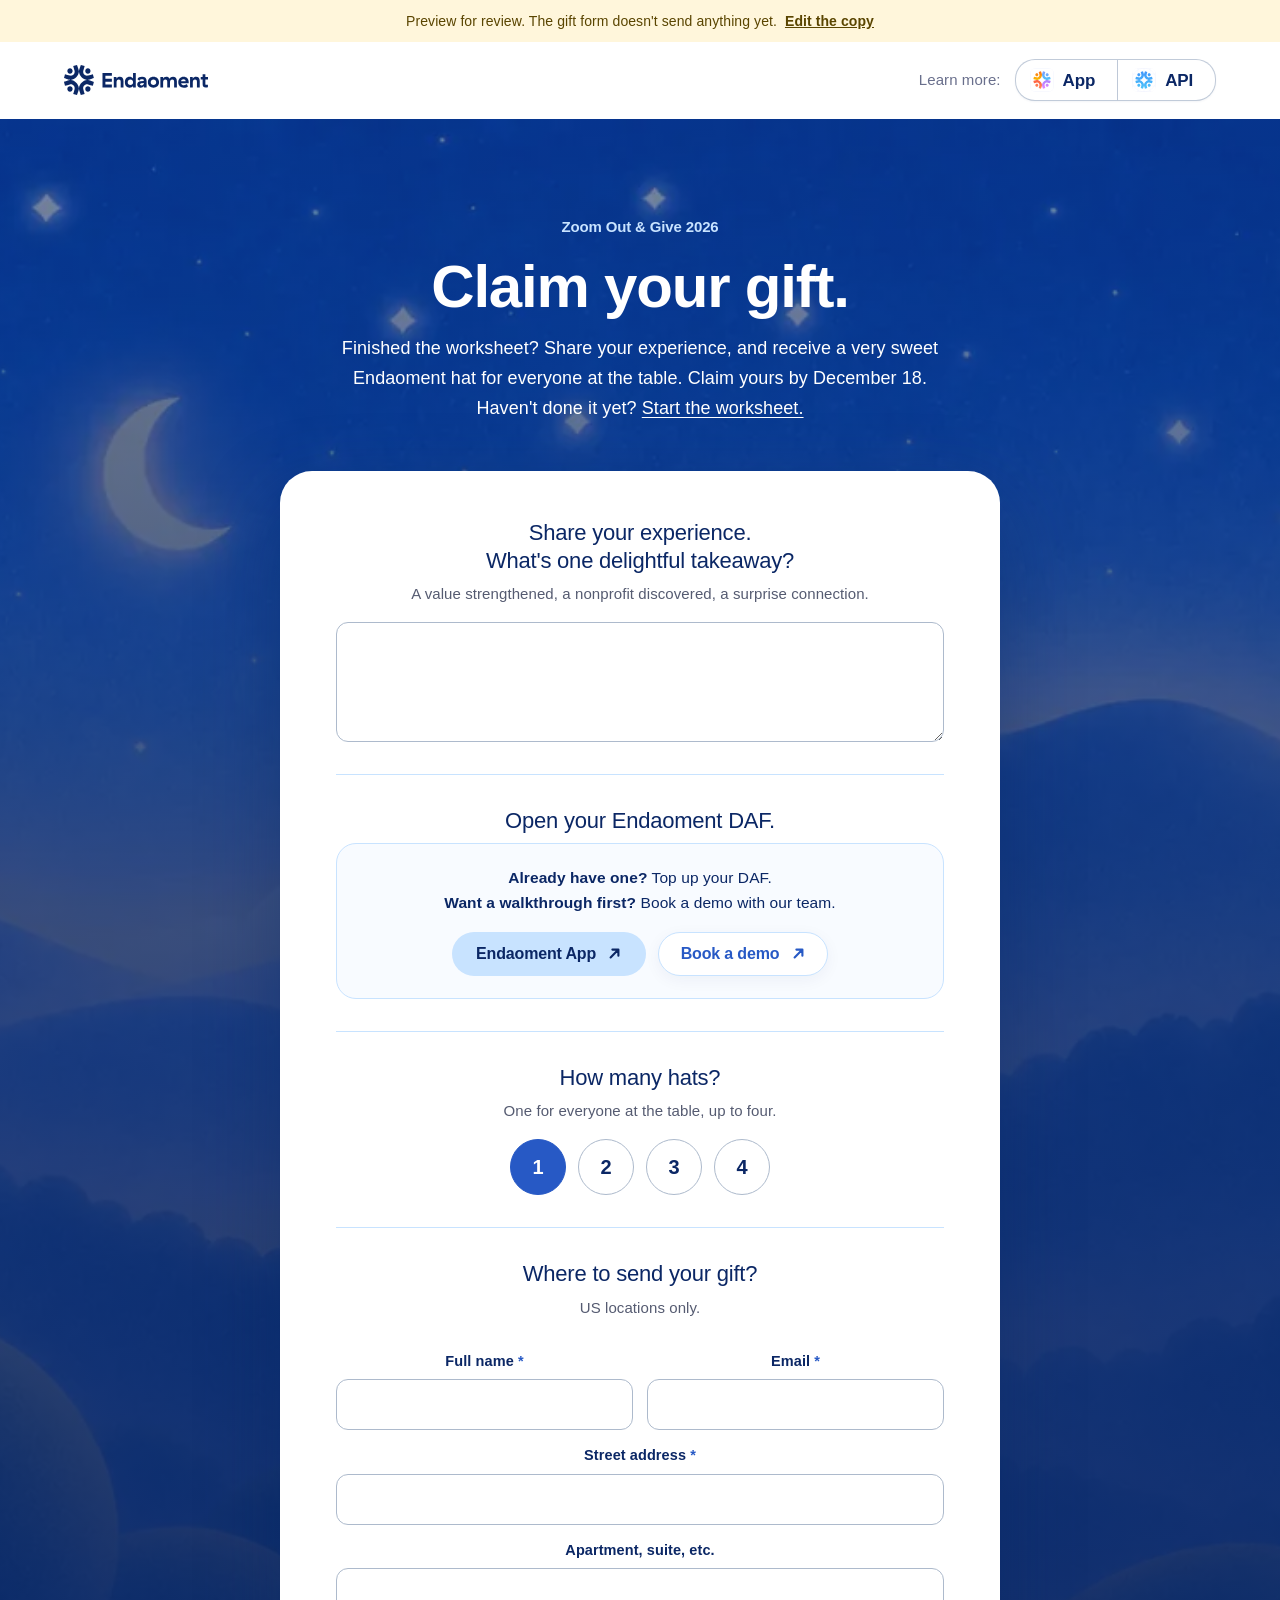
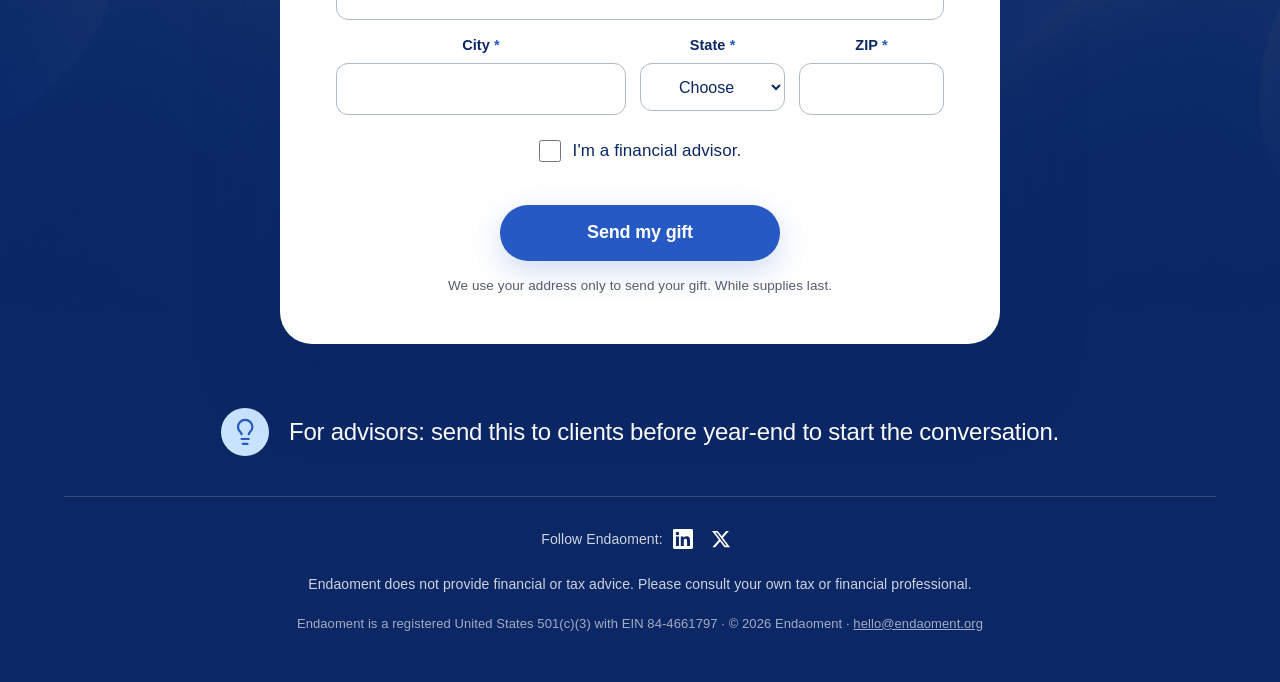
<file: claim/index.html>
<!doctype html>
<html lang="en">
<head>
<meta charset="utf-8">
<meta name="viewport" content="width=device-width, initial-scale=1">
<title>Claim your gift | Zoom Out &amp; Give 2026 | Endaoment</title>
<meta name="description" content="Finished the Zoom Out &amp; Give worksheet? Claim your gift.">
<meta name="robots" content="noindex">
<meta name="color-scheme" content="light">
<link rel="stylesheet" href="../assets/site.css?v=forestalign">
<style>
  /* On its own page the claim section starts right under the header */
  .claim-section{margin-top:0}
  .claim-section .section-head a{color:var(--white);text-decoration:underline;text-underline-offset:3px}
</style>
</head>
<body>
<div class="preview-bar" id="preview-bar" hidden>Preview for review. The gift form doesn't send anything yet.</div>

<header class="site-head">
  <div class="wrap">
    <a href="https://endaoment.org" aria-label="Endaoment home"><img src="../assets/logo-endaoment-blue.svg" alt="Endaoment" width="145" height="30"></a>
    <nav class="head-links" aria-label="Learn more about Endaoment"><span class="head-label">Learn more:</span> <a href="https://endaoment.org/app" target="_blank" rel="noopener" aria-label="Endaoment App"><img src="../assets/icon-endaoment-app.svg" alt="" width="24" height="24">App</a> <a href="https://endaoment.org/api" target="_blank" rel="noopener" aria-label="Endaoment API"><img src="../assets/icon-endaoment-api.svg" alt="" width="24" height="24">API</a></nav>
  </div>
</header>

<main>
  <section class="claim-section" id="claim">
    <div class="wrap">
      <div class="section-head">
        <div class="eyebrow">Zoom Out &amp; Give 2026</div>
        <h2>Claim your gift.</h2>
        <p>Finished the worksheet? Share your experience, and receive a very sweet Endaoment hat for everyone at the table. Claim yours by December 18.<br>Haven't done it yet? <a href="../#worksheet">Start the worksheet.</a></p>
      </div>

      <div class="claim">
        <form id="claim-form" novalidate>
          <input type="hidden" name="utm_source"><input type="hidden" name="utm_medium"><input type="hidden" name="utm_campaign"><input type="hidden" name="utm_content">
          <div class="hp" aria-hidden="true"><label>Leave this empty<input type="text" name="website" tabindex="-1" autocomplete="off"></label></div>

          <input type="hidden" name="completed" value="yes">

          <fieldset class="after-yes">
            <legend id="takeaway-q">Share your experience.<br>What's one delightful takeaway?</legend>
            <p class="help" id="takeaway-help">A value strengthened, a nonprofit discovered, a surprise connection.</p>
            <div class="f" data-field="takeaway">
              <textarea id="takeaway" name="takeaway" maxlength="600" required aria-labelledby="takeaway-q" aria-describedby="takeaway-help"></textarea>
              <span class="err">Add one line, even a short one.</span>
            </div>
          </fieldset>

          <fieldset class="after-yes">
            <legend>Open your Endaoment DAF.</legend>
            <div class="daf-box">
              <p><b>Already have one?</b> Top up your DAF.<br><b>Want a walkthrough first?</b> Book a demo with our team.</p>
              <div class="btn-row">
                <a class="btn btn-primary" href="https://app.endaoment.org" target="_blank" rel="noopener">Endaoment App</a>
                <a class="btn btn-outline" href="https://calendly.com/d/cj8s-j7w-q2k/request-a-demo-with-endaoment" target="_blank" rel="noopener">Book a demo</a>
              </div>
            </div>
          </fieldset>

          <fieldset class="after-yes">
            <legend>How many hats?</legend>
            <p class="help">One for everyone at the table, up to four.</p>
            <div class="chips hat-count">
              <label class="chip"><input type="radio" name="hats" value="1" checked aria-label="1 hat"><span>1</span></label>
              <label class="chip"><input type="radio" name="hats" value="2" aria-label="2 hats"><span>2</span></label>
              <label class="chip"><input type="radio" name="hats" value="3" aria-label="3 hats"><span>3</span></label>
              <label class="chip"><input type="radio" name="hats" value="4" aria-label="4 hats"><span>4</span></label>
            </div>
          </fieldset>

          <fieldset class="after-yes">
            <legend>Where to send your gift?</legend>
            <p class="help">US locations only.</p>
            <div class="grid2">
              <div class="f" data-field="name"><label for="name">Full name <span class="req">*</span></label><input id="name" name="name" type="text" autocomplete="name" required><span class="err">Add your name.</span></div>
              <div class="f" data-field="email"><label for="email">Email <span class="req">*</span></label><input id="email" name="email" type="email" autocomplete="email" required><span class="err">Add an email we can reach you at.</span></div>
            </div>
            <div class="f" data-field="address1"><label for="address1">Street address <span class="req">*</span></label><input id="address1" name="address1" type="text" autocomplete="address-line1" required><span class="err">Add a street address.</span></div>
            <div class="f"><label for="address2">Apartment, suite, etc.</label><input id="address2" name="address2" type="text" autocomplete="address-line2"></div>
            <div class="grid3">
              <div class="f" data-field="city"><label for="city">City <span class="req">*</span></label><input id="city" name="city" type="text" autocomplete="address-level2" required><span class="err">Add a city.</span></div>
              <div class="f" data-field="state"><label for="state">State <span class="req">*</span></label>
                <select id="state" name="state" autocomplete="address-level1" required><option value="">Choose</option><option value="AL">AL</option><option value="AK">AK</option><option value="AZ">AZ</option><option value="AR">AR</option><option value="CA">CA</option><option value="CO">CO</option><option value="CT">CT</option><option value="DE">DE</option><option value="DC">DC</option><option value="FL">FL</option><option value="GA">GA</option><option value="HI">HI</option><option value="ID">ID</option><option value="IL">IL</option><option value="IN">IN</option><option value="IA">IA</option><option value="KS">KS</option><option value="KY">KY</option><option value="LA">LA</option><option value="ME">ME</option><option value="MD">MD</option><option value="MA">MA</option><option value="MI">MI</option><option value="MN">MN</option><option value="MS">MS</option><option value="MO">MO</option><option value="MT">MT</option><option value="NE">NE</option><option value="NV">NV</option><option value="NH">NH</option><option value="NJ">NJ</option><option value="NM">NM</option><option value="NY">NY</option><option value="NC">NC</option><option value="ND">ND</option><option value="OH">OH</option><option value="OK">OK</option><option value="OR">OR</option><option value="PA">PA</option><option value="RI">RI</option><option value="SC">SC</option><option value="SD">SD</option><option value="TN">TN</option><option value="TX">TX</option><option value="UT">UT</option><option value="VT">VT</option><option value="VA">VA</option><option value="WA">WA</option><option value="WV">WV</option><option value="WI">WI</option><option value="WY">WY</option><option value="PR">PR</option></select><span class="err">Pick a state.</span></div>
              <div class="f" data-field="zip"><label for="zip">ZIP <span class="req">*</span></label><input id="zip" name="zip" type="text" inputmode="numeric" autocomplete="postal-code" pattern="\d{5}(-\d{4})?" maxlength="10" required><span class="err">Use a 5-digit ZIP.</span></div>
            </div>
            <label class="check"><input type="checkbox" name="advisor" value="yes">I'm a financial advisor.</label>
          </fieldset>

          <div class="captcha-slot no-print after-yes" id="claim-captcha"></div>
          <div class="submit-row after-yes">
            <button class="btn btn-primary" type="submit" id="submit-btn">Send my gift</button>
            <p class="privacy">We use your address only to send your gift. While supplies last.</p>
            <p class="form-msg" id="form-msg" role="alert" hidden></p>
          </div>
        </form>
      </div>
    </div>
  </section>
</main>

<footer class="site-foot">
  <div class="wrap">
    <div class="advisor-note"><img src="../assets/icon-advisors.svg" alt="" width="48" height="48"><p>For advisors: send this to clients before year-end to start the conversation.</p></div>
    <div class="foot-row">
      <span class="socials">Follow Endaoment: <a href="https://www.linkedin.com/company/endaoment" target="_blank" rel="noopener"><svg viewBox="0 0 24 24" width="20" height="20" fill="currentColor" aria-hidden="true" focusable="false"><path d="M20.447 20.452h-3.554v-5.569c0-1.328-.027-3.037-1.852-3.037-1.853 0-2.136 1.445-2.136 2.939v5.667H9.351V9h3.414v1.561h.046c.477-.9 1.637-1.85 3.37-1.85 3.601 0 4.267 2.37 4.267 5.455v6.286zM5.337 7.433c-1.144 0-2.063-.926-2.063-2.065 0-1.138.92-2.063 2.063-2.063 1.14 0 2.064.925 2.064 2.063 0 1.139-.925 2.065-2.064 2.065zm1.782 13.019H3.555V9h3.564v11.452zM22.225 0H1.771C.792 0 0 .774 0 1.729v20.542C0 23.227.792 24 1.771 24h20.451C23.2 24 24 23.227 24 22.271V1.729C24 .774 23.2 0 22.222 0h.003z"></path></svg><span class="sr-only">LinkedIn</span></a> <a href="https://x.com/endaomentdotorg" target="_blank" rel="noopener"><svg viewBox="0 0 24 24" width="20" height="20" fill="currentColor" aria-hidden="true" focusable="false"><path d="M18.244 2.25h3.308l-7.227 8.26 8.502 11.24H16.17l-5.214-6.817L4.99 21.75H1.68l7.73-8.835L1.254 2.25H8.08l4.713 6.231zm-1.161 17.52h1.833L7.084 4.126H5.117z"></path></svg><span class="sr-only">X</span></a></span>
      <span>Endaoment does not provide financial or tax advice. Please consult your own tax or financial professional.</span>
    </div>
    <p class="foot-legal">Endaoment is a registered United States 501(c)(3) with <span class="nw">EIN 84-4661797</span> · <span class="nw">© 2026 Endaoment</span> · <a class="nw" href="mailto:hello@endaoment.org">hello@endaoment.org</a></p>
  </div>
</footer>

<script>
/* Same settings as the main page. */
const CONFIG = {
  claimUrl: "/api/zoom-out-and-give/claim",   // the endpoint that emails the claim through Mailjet (engineering-handoff.md)
  turnstileSiteKey: "",      // Cloudflare Turnstile site key from Endaoment (engineering-handoff.md). Empty = no checkbox.
  minSecondsOnPage: 4,       // claims sent faster than this are treated as bots
  liveHosts: []              // add the page's host here if it is not on endaoment.org
};
// The forms only send on Endaoment's own site (endaoment.org or a subdomain, or a host in liveHosts).
// Anywhere else (this computer, a review link) the page runs as a preview and sends nothing.
const IS_PREVIEW = location.protocol === "file:" || !(location.hostname === "endaoment.org" || location.hostname.endsWith(".endaoment.org") || CONFIG.liveHosts.includes(location.hostname));
if (IS_PREVIEW) document.getElementById("preview-bar").hidden = false;
const loadedAt = Date.now();
const $ = (s, r=document) => r.querySelector(s);
const $$ = (s, r=document) => Array.from(r.querySelectorAll(s));

/* UTM passthrough */
const qs = new URLSearchParams(location.search);
["utm_source","utm_medium","utm_campaign","utm_content"].forEach(k => { const el = $(`[name=${k}]`); if (el) el.value = qs.get(k) || ""; });

const form = $("#claim-form");
/* Fill in the email they already used to send their plan (kept on this device only) */
try { const e = localStorage.getItem("zog2026-email"); if (e && !form.elements.email.value) form.elements.email.value = e; } catch(e) {}
function checkField(wrap){
  const el = $("input,textarea,select", wrap);
  let valid;
  if (el.type === "radio") valid = wrap.dataset.field === "completed" ? form.elements.completed.value === "yes" : form.elements[el.name].value !== "";
  else if (el.type === "checkbox") valid = el.checked;
  else valid = el.checkValidity() && el.value.trim() !== "";
  wrap.classList.toggle("invalid", !valid);
  el.setAttribute("aria-invalid", String(!valid));
  return valid ? null : el;
}
function validate(){
  let first = null;
  $$("[data-field]", form).forEach(wrap => { const bad = checkField(wrap); first = first || bad; });
  if (first) first.focus();
  return !first;
}
form.addEventListener("input", e => { const w = e.target.closest("[data-field]"); if (w && w.classList.contains("invalid")) checkField(w); });

/* Spam check: Cloudflare Turnstile, only once Endaoment adds its site key and only on the live page */
if (CONFIG.turnstileSiteKey && !IS_PREVIEW) {
  const el = document.getElementById("claim-captcha"); el.classList.add("cf-turnstile"); el.dataset.sitekey = CONFIG.turnstileSiteKey;
  const s = document.createElement("script"); s.src = "https://challenges.cloudflare.com/turnstile/v0/api.js"; s.async = true; s.defer = true; document.head.appendChild(s);
}
form.addEventListener("submit", async e => {
  e.preventDefault();
  const msg = $("#form-msg"); msg.hidden = true;
  if (!validate()) return;
  const captcha = (form.querySelector("[name='cf-turnstile-response']") || {}).value || "";
  if (CONFIG.turnstileSiteKey && !IS_PREVIEW && !captcha) { msg.textContent = "Tick the box above the button, then send your gift."; msg.hidden = false; return; }
  const tooFast = (Date.now() - loadedAt) / 1000 < CONFIG.minSecondsOnPage;
  if (IS_PREVIEW || tooFast) { location.href = "../thanks/" + (IS_PREVIEW ? "?preview=1" : ""); return; }
  const btn = $("#submit-btn"), label = btn.textContent; btn.disabled = true; btn.textContent = "Sending...";
  const data = Object.fromEntries(new FormData(form));
  data.secondsOnPage = Math.round((Date.now() - loadedAt) / 1000);
  let ok = false;
  try {
    const res = await fetch(CONFIG.claimUrl, { method: "POST", headers: { "Content-Type": "application/json" }, body: JSON.stringify(data) });
    ok = res.ok && (await res.json()).ok;
  } catch(err) {}
  if (ok) { location.href = "../thanks/"; return; }
  btn.disabled = false; btn.textContent = label;
  msg.textContent = "We couldn't send your claim just now. Try again in a minute, or email hello@endaoment.org."; msg.hidden = false;
});
</script>
<script>(()=>{const h=document.querySelector(".site-head");if(!h)return;const f=()=>h.classList.toggle("scrolled",scrollY>4);addEventListener("scroll",f,{passive:true});f();})();</script>
<script src="../assets/edit-mode.js?v=forestalign"></script>
</body>
</html>
</file>
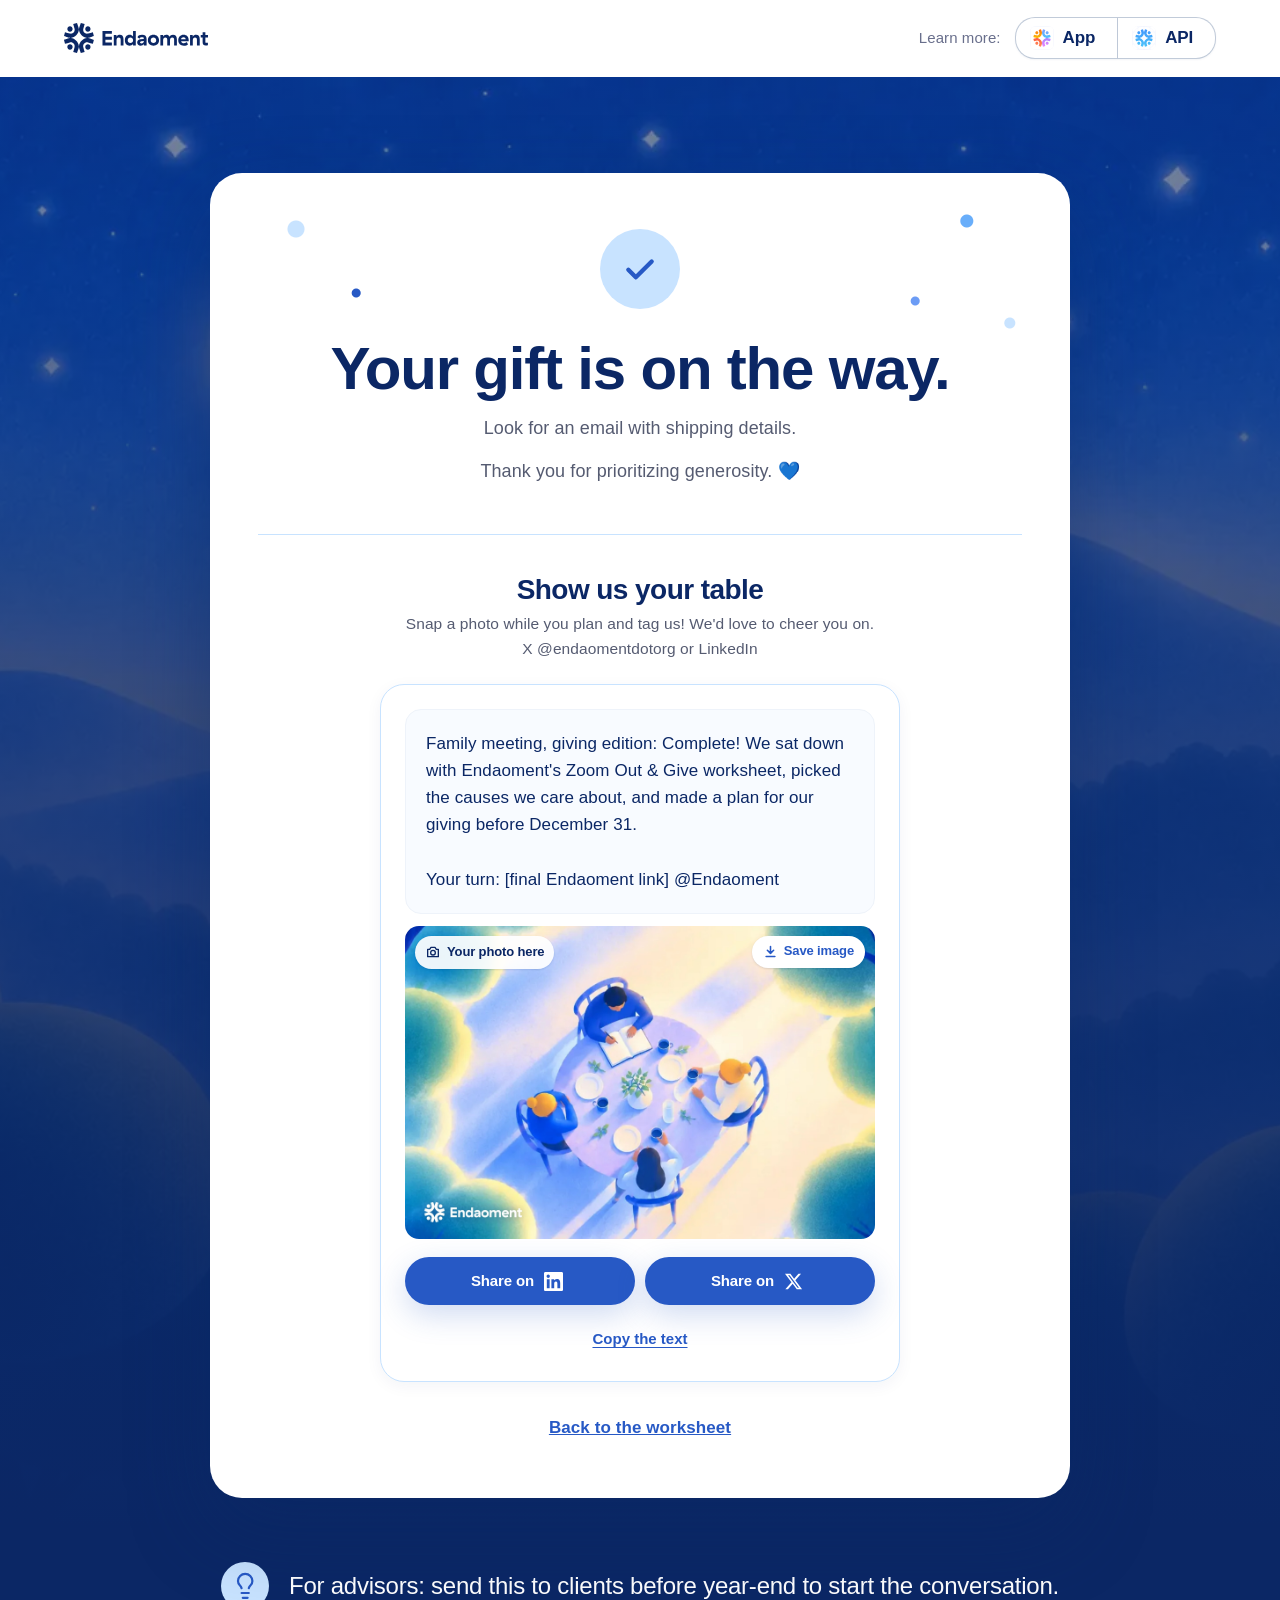
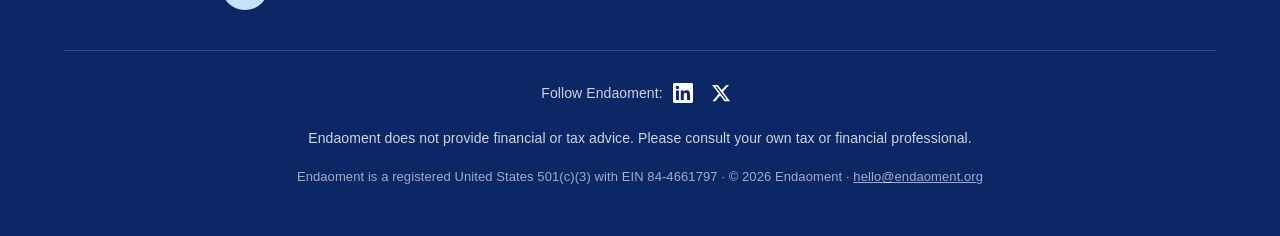
<file: thanks/index.html>
<!doctype html>
<html lang="en">
<head>
<meta charset="utf-8">
<meta name="viewport" content="width=device-width, initial-scale=1">
<title>Your gift is on the way | Endaoment</title>
<meta name="robots" content="noindex">
<meta name="color-scheme" content="light">
<link rel="stylesheet" href="../assets/site.css?v=forestalign">
</head>
<body>

<header class="site-head">
  <div class="wrap">
    <a href="https://endaoment.org" aria-label="Endaoment home"><img src="../assets/logo-endaoment-blue.svg" alt="Endaoment" width="145" height="30"></a>
    <nav class="head-links" aria-label="Learn more about Endaoment"><span class="head-label">Learn more:</span> <a href="https://endaoment.org/app" target="_blank" rel="noopener" aria-label="Endaoment App"><img src="../assets/icon-endaoment-app.svg" alt="" width="24" height="24">App</a> <a href="https://endaoment.org/api" target="_blank" rel="noopener" aria-label="Endaoment API"><img src="../assets/icon-endaoment-api.svg" alt="" width="24" height="24">API</a></nav>
  </div>
</header>

<main class="claim-section thanks-wrap" style="margin-top:0">
  <div class="wrap">
    <div class="thanks">
      <h1>Your gift is on the way.</h1>
      <!-- Once the claim email sends the worksheet PDF, add after the first sentence: "We've emailed you a copy of the worksheet, so it's there when you sit down again next year." -->
      <p>Look for an email with shipping details.</p>
      <p>Thank you for prioritizing generosity. 💙</p>
      <div class="share">
        <h2>Show us your table</h2>
        <p class="share-help">Snap a photo while you plan and tag us! We'd love to cheer you on.<br>X @endaomentdotorg or LinkedIn</p>
        <article class="share-card share-one">
            <div class="ex-post"><p class="share-text">Family meeting, giving edition: Complete! We sat down with Endaoment's Zoom Out &amp; Give worksheet, picked the causes we care about, and made a plan for our giving before December 31.<br>
Your turn: <span class="ex-link"></span> @Endaoment</p></div>
            <div class="ex-photo"><img src="../assets/zoom-out-and-give-table.jpg" alt="Atra's Giving Season table illustration with the Endaoment logo" width="1067" height="711" loading="lazy"><span class="ex-photo-tag"><svg viewBox="0 0 24 24" fill="none" stroke="currentColor" stroke-width="2" stroke-linecap="round" stroke-linejoin="round" aria-hidden="true"><path d="M4 8h3l2-3h6l2 3h3v11H4z"/><circle cx="12" cy="13" r="3.5"/></svg>Your photo here</span><a class="ex-save" href="../assets/zoom-out-and-give-table.jpg" download="zoom-out-and-give.jpg"><svg viewBox="0 0 24 24" fill="none" stroke="currentColor" stroke-width="2.5" stroke-linecap="round" stroke-linejoin="round" aria-hidden="true"><path d="M12 4v11M7 10l5 5 5-5M5 20h14"/></svg>Save image</a></div>
            <div class="ex-drafts">
              <a class="btn btn-primary ex-li" href="https://www.linkedin.com/feed/?shareActive=true" target="_blank" rel="noopener" aria-label="Share on LinkedIn">Share on <svg viewBox="0 0 24 24" fill="currentColor" aria-hidden="true" focusable="false"><path d="M20.447 20.452h-3.554v-5.569c0-1.328-.027-3.037-1.852-3.037-1.853 0-2.136 1.445-2.136 2.939v5.667H9.351V9h3.414v1.561h.046c.477-.9 1.637-1.85 3.37-1.85 3.601 0 4.267 2.37 4.267 5.455v6.286zM5.337 7.433c-1.144 0-2.063-.926-2.063-2.065 0-1.138.92-2.063 2.063-2.063 1.14 0 2.064.925 2.064 2.063 0 1.139-.925 2.065-2.064 2.065zm1.782 13.019H3.555V9h3.564v11.452zM22.225 0H1.771C.792 0 0 .774 0 1.729v20.542C0 23.227.792 24 1.771 24h20.451C23.2 24 24 23.227 24 22.271V1.729C24 .774 23.2 0 22.222 0h.003z"/></svg></a>
              <a class="btn btn-primary ex-x" href="https://x.com/intent/post" target="_blank" rel="noopener" aria-label="Share on X">Share on <svg viewBox="0 0 24 24" fill="currentColor" aria-hidden="true" focusable="false"><path d="M18.244 2.25h3.308l-7.227 8.26 8.502 11.24H16.17l-5.214-6.817L4.99 21.75H1.68l7.73-8.835L1.254 2.25H8.08l4.713 6.231zm-1.161 17.52h1.833L7.084 4.126H5.117z"/></svg></a>
            </div>
            <button class="ex-copy-text" type="button">Copy the text</button>
        </article>
        <a class="btn btn-outline" id="postcard-dl" href="#" download hidden>Download the postcard</a>
      </div>
      <p class="preview-flag" id="preview-flag">Preview mode. Nothing was sent. Claims only send once the page is live on Endaoment's site.</p>
      <a class="back" href="../#worksheet">Back to the worksheet</a>
    </div>
  </div>
</main>

<footer class="site-foot">
  <div class="wrap">
    <div class="advisor-note"><img src="../assets/icon-advisors.svg" alt="" width="48" height="48"><p>For advisors: send this to clients before year-end to start the conversation.</p></div>
    <div class="foot-row">
      <span class="socials">Follow Endaoment: <a href="https://www.linkedin.com/company/endaoment" target="_blank" rel="noopener"><svg viewBox="0 0 24 24" width="20" height="20" fill="currentColor" aria-hidden="true" focusable="false"><path d="M20.447 20.452h-3.554v-5.569c0-1.328-.027-3.037-1.852-3.037-1.853 0-2.136 1.445-2.136 2.939v5.667H9.351V9h3.414v1.561h.046c.477-.9 1.637-1.85 3.37-1.85 3.601 0 4.267 2.37 4.267 5.455v6.286zM5.337 7.433c-1.144 0-2.063-.926-2.063-2.065 0-1.138.92-2.063 2.063-2.063 1.14 0 2.064.925 2.064 2.063 0 1.139-.925 2.065-2.064 2.065zm1.782 13.019H3.555V9h3.564v11.452zM22.225 0H1.771C.792 0 0 .774 0 1.729v20.542C0 23.227.792 24 1.771 24h20.451C23.2 24 24 23.227 24 22.271V1.729C24 .774 23.2 0 22.222 0h.003z"></path></svg><span class="sr-only">LinkedIn</span></a> <a href="https://x.com/endaomentdotorg" target="_blank" rel="noopener"><svg viewBox="0 0 24 24" width="20" height="20" fill="currentColor" aria-hidden="true" focusable="false"><path d="M18.244 2.25h3.308l-7.227 8.26 8.502 11.24H16.17l-5.214-6.817L4.99 21.75H1.68l7.73-8.835L1.254 2.25H8.08l4.713 6.231zm-1.161 17.52h1.833L7.084 4.126H5.117z"></path></svg><span class="sr-only">X</span></a></span>
      <span>Endaoment does not provide financial or tax advice. Please consult your own tax or financial professional.</span>
    </div>
    <p class="foot-legal">Endaoment is a registered United States 501(c)(3) with <span class="nw">EIN 84-4661797</span> · <span class="nw">© 2026 Endaoment</span> · <a class="nw" href="mailto:hello@endaoment.org">hello@endaoment.org</a></p>
  </div>
</footer>

<script>
/* postcardUrl: the postcard image from Atra, once it exists. The download button stays hidden until then. */
const CONFIG = { postcardUrl: "", siteUrl: "" };   // siteUrl: the final Endaoment address of the page
/* The page's own link: the final Endaoment address, or this page's address on endaoment.org. Never a review link. */
const onEndaoment = location.hostname === "endaoment.org" || location.hostname.endsWith(".endaoment.org");
const home = CONFIG.siteUrl || (onEndaoment ? new URL("../", location.href).href.split("?")[0].split("#")[0] : "[final Endaoment link]");
if (CONFIG.postcardUrl) { const d = document.getElementById("postcard-dl"); d.href = CONFIG.postcardUrl; d.hidden = false; }
document.querySelectorAll(".ex-link").forEach(el => { el.textContent = home; });
/* An example as plain text, with the blanks in brackets */
const exampleText = card => {
  const p = card.querySelector(".share-text").cloneNode(true);
  p.querySelectorAll("mark.blank").forEach(m => m.replaceWith("[" + m.textContent + "]"));
  return p.textContent.trim();
};
/* Draft on LinkedIn: opens LinkedIn's post box with the example already typed in. They add the photo there. */
document.querySelectorAll(".ex-li").forEach(a => {
  a.href = "https://www.linkedin.com/feed/?shareActive=true&text=" + encodeURIComponent(exampleText(a.closest(".share-card")));
});
/* Draft on X: X's own post link takes the text. Endaoment is @endaomentdotorg there */
document.querySelectorAll(".ex-x").forEach(a => {
  a.href = "https://x.com/intent/post?text=" + encodeURIComponent(exampleText(a.closest(".share-card")).replace("@Endaoment", "@endaomentdotorg"));
});
/* Copy the text, for any other platform */
document.querySelectorAll(".ex-copy-text").forEach(btn => btn.addEventListener("click", async () => {
  try { await navigator.clipboard.writeText(exampleText(btn.closest(".share-card"))); btn.textContent = "Copied"; }
  catch (err) { const r = document.createRange(); r.selectNodeContents(btn.closest(".share-card").querySelector(".share-text")); getSelection().removeAllRanges(); getSelection().addRange(r); btn.textContent = "Selected. Press Copy."; }
  setTimeout(() => { btn.textContent = "Copy the text"; }, 2000);
}));
if (new URLSearchParams(location.search).get("preview") === "1") document.getElementById("preview-flag").style.display = "block";
try { localStorage.setItem("zog2026-claimed", "true"); } catch (err) {}
</script>
<script>(()=>{const h=document.querySelector(".site-head");if(!h)return;const f=()=>h.classList.toggle("scrolled",scrollY>4);addEventListener("scroll",f,{passive:true});f();})();</script>
<script src="../assets/edit-mode.js?v=forestalign"></script>
</body>
</html>
</file>
<file: assets/site.css>
@font-face{font-family:"ZOGHaptik";src:url(https://endaoment.org/_next/static/media/753bbbfe6f50dbc1-s.p.otf) format("opentype");font-weight:500;font-display:swap}
@font-face{font-family:"ZOGHaptik";src:url(https://endaoment.org/_next/static/media/7c0518813d70e01f-s.p.otf) format("opentype");font-weight:700;font-display:swap}
@font-face{font-family:"ZOGGraphik";src:url(https://endaoment.org/_next/static/media/83115c761e2f2a1f-s.p.woff) format("woff");font-weight:400;font-display:swap}
@font-face{font-family:"ZOGGraphik";src:url(https://endaoment.org/_next/static/media/52cb4cf1255a79b4-s.p.woff) format("woff");font-weight:500;font-display:swap}
@font-face{font-family:"ZOGGraphik";src:url(https://endaoment.org/_next/static/media/9d57aec928e56462-s.p.woff) format("woff");font-weight:600;font-display:swap}

:root{
  --blue-900:#0B2765; --blue-800:#163C90; --blue-700:#2759C5; --blue-400:#69AEFA; --blue-200:#C8E3FF; --sky:#6C9CF5;
  --slate-050:#F8FBFF; --slate-100:#EEF3FA; --slate-400:#ADBACC; --slate-600:#696F8C; --slate-700:#555B71;
  --panel:#E6EFFB; --white:#FFFFFF; --error:#B3261E;
  --display:"ZOGHaptik","Helvetica Neue",Arial,sans-serif;
  --body:"ZOGGraphik","Helvetica Neue",Arial,sans-serif;
  --radius-lg:28px; --radius-md:18px; --radius-sm:12px;
  --gutter:16px; --max:1120px;
}
*{box-sizing:border-box}
html{scroll-behavior:smooth;-webkit-text-size-adjust:100%}
body{margin:0;background:var(--white);color:var(--slate-700);font-family:var(--body);font-size:17px;line-height:1.6;
  font-feature-settings:"ss01" 0,"ss02" 0,"ss03" 0,"ss04" 0,"salt" 0,"lnum" 1;-webkit-font-smoothing:antialiased}
h1,h2,h3{font-family:var(--display);font-weight:700;color:var(--blue-900);margin:0;letter-spacing:-.01em;line-height:1.05;
  font-feature-settings:"ss01" 0,"ss02" 0,"ss03" 0,"ss04" 0,"salt" 0,"lnum" 1}
p{margin:0}
a{color:var(--blue-700)}
img{display:block;max-width:100%}
.wrap{max-width:var(--max);margin:0 auto;padding:0 var(--gutter)}
[hidden]{display:none!important}
.sr-only{position:absolute;width:1px;height:1px;padding:0;margin:-1px;overflow:hidden;clip:rect(0,0,0,0);border:0}

/* Buttons */
.btn{display:inline-flex;align-items:center;justify-content:center;gap:8px;min-height:52px;padding:0 26px;border-radius:999px;
  font-family:var(--body);font-weight:600;font-size:16px;text-decoration:none;border:2px solid transparent;cursor:pointer;
  transition:transform .15s ease,background-color .15s ease,box-shadow .15s ease}
.btn:hover{transform:translateY(-1px)}
.btn:focus-visible{outline:3px solid var(--blue-400);outline-offset:3px}
.btn-primary{background:var(--blue-700);color:var(--white)}
.btn-primary:hover{background:var(--blue-800)}
.btn-light{background:var(--white);color:var(--blue-900)}
.btn-ghost{background:transparent;color:var(--white);border-color:rgba(255,255,255,.7)}
.btn-ghost:hover{background:rgba(255,255,255,.12)}
.btn-outline{background:var(--white);color:var(--blue-700);border-color:var(--blue-200)}
.btn-outline:hover{border-color:var(--blue-700)}
.btn-row{display:flex;flex-wrap:wrap;gap:12px}

/* Header */
.site-head{padding:22px 0}
.site-head .wrap{display:flex;align-items:center;justify-content:space-between;gap:16px}
.site-head img{height:30px;width:auto}
.site-head a.daf-link{font-weight:600;font-size:15px;text-decoration:none;color:var(--blue-700)}
.site-head a.daf-link:hover{text-decoration:underline}

/* Hero */
.hero{position:relative;border-radius:var(--radius-lg);overflow:hidden;min-height:560px;display:flex;align-items:flex-end;
  background:var(--blue-900) url(forest.webp) 0% 58%/150% auto no-repeat}
.hero::before{content:"";position:absolute;inset:0;
  background:linear-gradient(90deg,rgba(11,39,101,.88) 0%,rgba(11,39,101,.66) 48%,rgba(11,39,101,0) 82%)}
.hero-inner{position:relative;padding:56px;max-width:780px;color:var(--white)}
.kicker{display:inline-block;font-weight:600;font-size:14px;letter-spacing:.02em;padding:7px 14px;border-radius:999px;
  background:rgba(255,255,255,.16);color:var(--white);backdrop-filter:blur(4px);margin-bottom:20px}
.hero h1{color:var(--white);font-size:clamp(44px,6.4vw,76px)}
.hero p.lede{font-size:20px;line-height:1.6;margin-top:20px;color:rgba(255,255,255,.94);max-width:600px}
.hero p.lede+p.lede{margin-top:14px}
.hero .btn-row{margin-top:30px}
.hero .meta{display:flex;align-items:center;gap:8px;margin-top:22px;font-size:15px;color:rgba(255,255,255,.85)}
.hero .meta img{width:18px;height:18px;filter:brightness(0) invert(1);opacity:.85}

/* Section scaffolding */
section{padding:88px 0 0}
.eyebrow{font-weight:600;font-size:13px;letter-spacing:.08em;text-transform:uppercase;color:var(--blue-700);margin-bottom:14px}
/* Section headers: headline left, supporting line right on wide screens, so the row is used and the headline breaks cleanly */
.section-head{display:grid;grid-template-columns:minmax(0,1.1fr) minmax(0,1fr);column-gap:64px;align-items:end;margin-bottom:48px}
.section-head .eyebrow{grid-column:1/-1}
.section-head h2{grid-column:1;font-size:clamp(34px,4.2vw,48px);text-wrap:balance}
.section-head p{grid-column:2;margin:0;font-size:18px;line-height:1.6;max-width:480px;padding-bottom:4px}

/* What you get */
.get-grid{display:grid;grid-template-columns:1fr 1fr;gap:20px}
.get-card{background:var(--slate-100);border-radius:var(--radius-md);overflow:hidden;display:flex;flex-direction:column}
.get-card .art{height:220px;background-size:cover;background-position:center}
.get-card .body{padding:28px 28px 32px}
.get-card h3{font-size:28px;text-wrap:balance}
.get-card p{margin-top:10px}

/* Steps */
.steps{display:grid;grid-template-columns:repeat(3,1fr);gap:20px;counter-reset:step;list-style:none;margin:0;padding:0}
.steps li{border-top:2px solid var(--blue-200);padding-top:20px}
.steps .num{display:inline-flex;align-items:center;justify-content:center;width:36px;height:36px;border-radius:50%;
  background:var(--blue-700);color:var(--white);font-family:var(--display);font-weight:700;font-size:18px;margin-bottom:14px}
.steps h3{font-size:24px}
.steps p{margin-top:8px}

/* Worksheet */
.ws-intro{display:flex;flex-wrap:wrap;align-items:flex-end;justify-content:space-between;gap:24px;margin-bottom:32px}
.ws-intro .section-head{display:block;max-width:640px;margin-bottom:0}
.ws-intro .section-head p{margin-top:16px;max-width:none;padding:0}
.ws-banner{border-radius:var(--radius-md);overflow:hidden;position:relative;height:150px;
  background:var(--blue-900) url(table-wide.webp) center/cover no-repeat;display:flex;align-items:center;padding:0 32px}
.ws-banner::before{content:"";position:absolute;inset:0;background:linear-gradient(90deg,rgba(11,39,101,.78),rgba(11,39,101,.1) 70%)}
.ws-banner h3{position:relative;color:var(--white);font-size:clamp(26px,3.4vw,38px)}
.ws-banner .small{display:block;font-family:var(--body);font-weight:500;font-size:15px;margin-bottom:6px;opacity:.9}
.field-who{margin:16px 0 0;background:var(--slate-100);border-radius:var(--radius-sm);padding:14px 18px;display:flex;align-items:center;gap:14px}
.field-who label{font-weight:600;color:var(--blue-900);white-space:nowrap}
.field-who input{flex:1;border:0;background:transparent;font:inherit;color:var(--blue-900);padding:6px 0;border-bottom:1.5px solid var(--slate-400);min-width:0}
.ws-lead{display:flex;justify-content:space-between;gap:24px;margin:18px 0 6px;flex-wrap:wrap}
.ws-lead p{max-width:640px;font-size:18px;color:var(--blue-900)}
.ws-lead .time{display:flex;gap:8px;align-items:flex-start;font-size:15px}
.ws-lead .time img{width:18px;height:18px;margin-top:3px}

.ws-section{display:grid;grid-template-columns:150px 1fr;gap:24px;padding:28px 0;border-top:1.5px solid var(--slate-400)}
.ws-section:last-of-type{border-bottom:1.5px solid var(--slate-400)}
.ws-art{border-radius:var(--radius-sm);background-size:cover;background-position:center;min-height:150px}
.ws-title{display:flex;align-items:center;justify-content:space-between;gap:12px;margin-bottom:16px}
.ws-title h3{font-size:32px;color:var(--blue-700)}
.pill{display:inline-block;background:var(--blue-700);color:var(--white);font-weight:600;font-size:13px;padding:6px 14px;border-radius:999px;white-space:nowrap}
.pill.soft{background:var(--blue-200);color:var(--blue-900)}
.ws-cards{display:grid;grid-template-columns:1fr 1fr;gap:14px}
.ws-card{background:var(--slate-100);border-radius:var(--radius-sm);padding:20px;display:flex;flex-direction:column}
.ws-card>textarea:last-child{flex:1}
.ws-card.full{grid-column:1/-1}
.ws-card .q{font-weight:600;color:var(--blue-900);font-size:17px}
.ws-card .nudge{font-size:14.5px;line-height:1.55;color:var(--slate-700);margin-top:4px}
.ws-card textarea,.ws-card input[type=text],.ws-card input[type=date]{width:100%;margin-top:12px;border:1.5px solid var(--slate-400);border-radius:10px;
  background:var(--white);font:inherit;font-size:16px;color:var(--blue-900);padding:10px 12px}
.ws-card textarea{min-height:96px;resize:vertical}
.ws-card textarea:focus,.ws-card input:focus,.claim input:focus,.claim textarea:focus,.claim select:focus{outline:3px solid var(--blue-200);border-color:var(--blue-700)}
.chips{display:flex;flex-wrap:wrap;gap:8px;margin-top:14px}
.chip{position:relative}
.chip input{position:absolute;opacity:0;width:1px;height:1px}
.chip span{display:inline-block;padding:8px 14px;border-radius:999px;border:1.5px solid var(--slate-400);background:var(--white);font-size:15px;color:var(--blue-900);cursor:pointer;user-select:none}
.chip input:checked+span{background:var(--blue-700);border-color:var(--blue-700);color:var(--white)}
.chip input:focus-visible+span{outline:3px solid var(--blue-400);outline-offset:2px}
.np-table{width:100%;border-collapse:separate;border-spacing:0;margin-top:14px;background:var(--white);border:1.5px solid var(--slate-400);border-radius:10px;overflow:hidden}
.np-table th{background:var(--blue-200);color:var(--blue-900);font-weight:600;font-size:14px;text-align:left;padding:8px 10px}
.np-table td{border-top:1px solid var(--slate-400);padding:0}
.np-table td+td,.np-table th+th{border-left:1px solid var(--slate-400)}
.ws-card .np-table input{width:100%;margin:0;border:0;border-radius:0;font:inherit;font-size:15px;color:var(--blue-900);padding:10px;background:transparent}
.np-table input:focus{outline:2px solid var(--blue-400);outline-offset:-2px}
.tiny{font-size:13.5px;color:var(--slate-700);margin-top:10px}
.checklist{list-style:none;margin:12px 0 0;padding:0;display:grid;gap:10px}
.checklist label{display:flex;gap:12px;align-items:flex-start;cursor:pointer;color:var(--blue-900);font-size:15.5px}
.checklist input{width:20px;height:20px;margin:2px 0 0;accent-color:var(--blue-700);flex:none}
.plan-head{display:flex;align-items:center;justify-content:space-between;gap:10px;flex-wrap:wrap}
.commit{display:grid;grid-template-columns:repeat(3,1fr);gap:14px}
.daf-note{margin-top:16px;color:var(--blue-900)}
.ws-actions{display:flex;flex-wrap:wrap;gap:12px;align-items:center;justify-content:space-between;margin-top:28px}
.ws-actions .saved{font-size:14px;color:var(--slate-700)}

/* Claim */
.claim-section{margin-top:88px;padding:88px 0;background:var(--blue-900) url(night.webp) center top/cover no-repeat;position:relative}
.claim-section::before{content:"";position:absolute;inset:0;background:linear-gradient(180deg,rgba(11,39,101,.2) 0%,rgba(11,39,101,.75) 45%,var(--blue-900) 100%)}
.claim-section .wrap{position:relative}
.claim-section .section-head h2,.claim-section .section-head p{color:var(--white)}
.claim-section .eyebrow{color:var(--blue-200)}
.claim{background:var(--white);border-radius:var(--radius-lg);padding:40px;max-width:760px;margin:0 auto;box-shadow:0 30px 80px rgba(3,14,45,.35)}
.claim-section .section-head{display:block;max-width:680px;margin-left:auto;margin-right:auto;text-align:center}
.claim-section .section-head p{margin-top:16px;max-width:none;padding:0}
.claim fieldset{border:0;margin:0;padding:0 0 28px}
.claim fieldset+fieldset{border-top:1.5px solid var(--slate-100);padding-top:28px}
.claim legend+*{clear:both}
.claim legend{float:left;width:100%;font-family:var(--display);font-weight:700;font-size:24px;color:var(--blue-900);padding:0;margin-bottom:10px;display:flex;gap:10px;align-items:center}
.claim legend .opt{font-family:var(--body);font-weight:500;font-size:13px;color:var(--slate-600);background:var(--slate-100);border-radius:999px;padding:3px 10px}
.claim .help{font-size:15px;color:var(--slate-700);margin-bottom:14px}
.grid2{display:grid;grid-template-columns:1fr 1fr;gap:14px}
.grid3{display:grid;grid-template-columns:2fr 1fr 1fr;gap:14px}
.f{display:flex;flex-direction:column;gap:6px;margin-top:14px}
.f label{font-weight:600;font-size:14.5px;color:var(--blue-900)}
.f label .req{color:var(--blue-700)}
.claim input[type=text],.claim input[type=email],.claim select,.claim textarea{border:1.5px solid var(--slate-400);border-radius:10px;font:inherit;font-size:16px;color:var(--blue-900);padding:12px;background:var(--white);width:100%}
.claim textarea{min-height:110px;resize:vertical}
.check{display:flex;gap:12px;align-items:flex-start;margin-top:14px;cursor:pointer;color:var(--blue-900)}
.check input{width:22px;height:22px;margin:1px 0 0;accent-color:var(--blue-700);flex:none}
.check.big{background:var(--slate-100);border-radius:var(--radius-sm);padding:16px;font-weight:600}
.err{color:var(--error);font-size:14px;display:none}
.invalid .err{display:block}
.invalid input,.invalid textarea,.invalid select{border-color:var(--error)!important}
.daf-box{display:flex;gap:16px;align-items:center;background:var(--slate-100);border-radius:var(--radius-sm);padding:18px}
.daf-box p{flex:1;color:var(--blue-900);font-size:15.5px}
.claim .chips{margin-top:0}
.claim .chip span{padding:11px 20px;font-size:16px}
.hat-count .chip span{min-width:60px;text-align:center;font-weight:600;font-size:17px}
.claim .help+.f{margin-top:0}
.not-yet{margin-top:16px;background:var(--slate-100);border-radius:var(--radius-sm);padding:14px 16px;color:var(--blue-900)}
#claim-form.is-not-yet .after-yes{display:none}
#claim-form.is-not-yet .q-done{padding-bottom:0}
.hp{position:absolute;left:-9999px;top:auto;width:1px;height:1px;overflow:hidden}
.submit-row{display:flex;flex-direction:column;align-items:center;gap:12px;padding-top:8px}
.submit-row .btn{min-width:260px}
.privacy{font-size:13.5px;color:var(--slate-700);text-align:center;max-width:460px}
.form-msg{margin-top:12px;color:var(--error);font-weight:600;text-align:center}
.success{display:none;text-align:center;padding:12px 0}
.success h3{font-size:36px}
.success p{margin:12px auto 0;max-width:480px}
.success .btn-row{justify-content:center;margin-top:24px}
.preview-flag{display:none;margin:18px auto 0;max-width:480px;font-size:13.5px;background:#FFF6DB;color:#5A4500;border-radius:10px;padding:10px 14px}

/* Footer */
.site-foot{background:var(--blue-900);color:rgba(255,255,255,.8);padding:0 0 40px}
.advisor-note{display:flex;gap:16px;align-items:center;border-top:1px solid rgba(255,255,255,.18);padding-top:32px}
.advisor-note img{width:48px;height:48px;flex:none}
.advisor-note p{font-family:var(--display);font-weight:700;font-size:22px;color:var(--white);line-height:1.25}
.foot-row{display:flex;flex-wrap:wrap;justify-content:space-between;gap:12px;margin-top:28px;font-size:14px}
.foot-row a{color:var(--white)}

/* Responsive */
@media (max-width:900px){
  .section-head{grid-template-columns:1fr;margin-bottom:36px}
  .section-head p{grid-column:1;margin-top:16px;max-width:none;padding:0}
  .get-grid,.ws-cards,.commit{grid-template-columns:1fr}
  .steps{grid-template-columns:1fr}
  .ws-section{grid-template-columns:1fr}
  .ws-art{min-height:120px}
}
@media (max-width:640px){
  body{font-size:16px}
  section{padding-top:64px}
  .site-head img{height:24px}
  .hero{min-height:640px;background-size:cover;background-position:42% center}
  .hero::before{background:linear-gradient(0deg,rgba(11,39,101,.92) 0%,rgba(11,39,101,.8) 60%,rgba(11,39,101,.4) 100%)}
  .hero-inner{padding:28px 22px}
  .hero p.lede{font-size:18px}
  .hero .btn-row .btn{flex:1 1 100%}
  .get-card .art{height:170px}
  .ws-banner{padding:0 20px;height:130px}
  .ws-title h3{font-size:28px}
  .field-who{flex-direction:column;align-items:stretch;gap:4px}
  .claim{padding:24px 18px;border-radius:22px}
  .claim-section{padding:64px 0;margin-top:64px}
  .grid2,.grid3{grid-template-columns:1fr}
  .claim legend{font-size:21px}
  .daf-box{flex-direction:column;align-items:stretch}
  .daf-box .btn-row .btn{flex:1}
  .submit-row .btn{width:100%;min-width:0}
  .advisor-note p{font-size:19px}
}

/* Print: the worksheet only, answers included */
@media print{
  @page{size:letter;margin:.5in}
  body{font-size:11pt}
  .site-head,.hero,#get,#how,.ws-actions,.claim-section,.site-foot,.ws-intro,.no-print{display:none!important}
  section{padding:0}
  .ws-banner{height:90px;-webkit-print-color-adjust:exact;print-color-adjust:exact}
  .ws-art{display:none}
  .ws-section{grid-template-columns:1fr;padding:12px 0;break-inside:avoid}
  .ws-card,.chip span,.np-table th,.pill{-webkit-print-color-adjust:exact;print-color-adjust:exact}
  .ws-card textarea{min-height:60px;border-color:#999}
  .print-foot{display:block!important;margin-top:12px;font-size:9pt;color:#555}
}
.print-foot{display:none}

/* Thanks page */
.thanks-wrap{padding:72px 0 96px}
.thanks{background:var(--white);border-radius:var(--radius-lg);padding:44px 40px;max-width:640px;margin:0 auto;text-align:center;box-shadow:0 30px 80px rgba(3,14,45,.35)}
.thanks h1{font-size:clamp(34px,5vw,48px)}
.thanks p{margin:14px auto 0;max-width:480px}
.thanks .btn-row{justify-content:center;margin-top:26px}
.thanks .back{display:inline-block;margin-top:22px;font-weight:600}
.captcha{display:flex;justify-content:center;margin-bottom:16px;min-height:0}
@media (max-width:640px){.thanks{padding:28px 20px;border-radius:22px}.thanks .btn-row .btn{flex:1 1 100%}}
.preview-bar{background:#FFF6DB;color:#5A4500;font-size:14px;font-weight:500;text-align:center;padding:10px 16px}

/* Design System 2.0 alignment (Oct 22): buttons and fields follow the 2.0 component rules.
   Shape and type only. Colors stay the Giving Season ID. */
.btn{min-height:44px;padding:0 22px;font-family:var(--display);font-weight:700;font-size:16px;letter-spacing:-.01em}
.hero .btn,.submit-row .btn{min-height:56px;padding:0 28px;font-size:18px}
.btn-primary{box-shadow:0 10px 30px rgba(39,89,197,.2)}
.btn-outline{border-width:1px}
.ws-card textarea,.ws-card input[type=text],.ws-card input[type=date],.claim input[type=text],.claim input[type=email],.claim select,.claim textarea{border-radius:12px}

/* Add another nonprofit row (worksheet table) */
.add-row{margin-top:10px;background:none;border:1px dashed var(--slate-400);border-radius:999px;padding:8px 16px;font:inherit;font-size:15px;font-weight:600;color:var(--blue-700);cursor:pointer}
.add-row:hover{border-color:var(--blue-700)}
.add-row:focus-visible{outline:3px solid var(--blue-400);outline-offset:2px}

/* Landing order (Oct 22): one main button up top, a why band, a sample of the filled-in sheet, questions, a quote */
.hero-alt{margin-top:16px;font-size:15px}
.hero-alt a{color:var(--white);font-weight:600;text-decoration:underline;text-underline-offset:3px}
.why-band{background:var(--slate-100);border-radius:var(--radius-lg);padding:48px 56px}
.why-band .section-head{margin-bottom:0}
.get-card .art.sheet-mock{height:auto;min-height:220px;display:flex;align-items:center;justify-content:center;padding:22px 18px;background:var(--blue-900) url(hills.webp) center/cover no-repeat}
.sheet{width:min(100%,380px);background:var(--white);border-radius:12px;overflow:hidden;box-shadow:0 18px 40px rgba(3,14,45,.35);transform:rotate(-1.5deg)}
.sheet-band{background:var(--blue-700);color:var(--white);font-family:var(--display);font-weight:700;font-size:14px;padding:8px 14px}
.sheet-row{display:grid;grid-template-columns:118px 1fr;gap:10px;align-items:center;padding:7px 14px;border-top:1px solid var(--slate-100);font-size:13px;line-height:1.35}
.sheet-row .k{color:var(--slate-600)}
.sheet-row .v{color:var(--blue-700);font-weight:600}
.sheet-row .v i{font-style:normal;display:inline-block;background:var(--blue-200);color:var(--blue-900);border-radius:999px;padding:1px 8px;margin:1px 4px 1px 0;font-size:12px}
.asset-todo{display:none}
.is-preview .asset-todo{display:inline-block;margin:12px;background:#FFF6DB;color:#5A4500;font-size:13px;font-weight:600;padding:6px 10px;border-radius:8px}
.faq{max-width:820px;border-top:1.5px solid var(--slate-400)}
.faq details{border-bottom:1.5px solid var(--slate-400)}
.faq summary{cursor:pointer;list-style:none;display:flex;justify-content:space-between;align-items:center;gap:16px;padding:20px 0;font-family:var(--display);font-weight:700;font-size:21px;line-height:1.25;letter-spacing:-.01em;color:var(--blue-900)}
.faq summary::-webkit-details-marker{display:none}
.faq summary::after{content:"+";flex:none;font-size:26px;line-height:1;color:var(--blue-700)}
.faq details[open] summary::after{content:"\2212"}
.faq summary:focus-visible{outline:3px solid var(--blue-400);outline-offset:4px;border-radius:6px}
.faq details p{padding:0 0 22px;max-width:680px}
.quote{position:relative;overflow:hidden;margin:0;padding:64px 56px;border-radius:var(--radius-lg);text-align:center;background:var(--blue-900) url(night.webp) center/cover no-repeat}
.quote::before{content:"";position:absolute;inset:0;background:rgba(11,39,101,.72)}
.quote>*{position:relative}
.quote blockquote{margin:0}
.quote blockquote p{max-width:820px;margin:0 auto;font-family:var(--display);font-weight:700;font-size:clamp(28px,3.6vw,44px);line-height:1.12;letter-spacing:-.01em;color:var(--white);text-wrap:balance}
.quote figcaption{margin-top:20px;font-size:16px;color:rgba(255,255,255,.85)}
.quote figcaption strong{font-weight:600;color:var(--white)}
@media (max-width:640px){
  .why-band{padding:32px 22px}
  .faq summary{font-size:19px}
  .quote{padding:40px 22px}
}
@media print{#why,#faq,#proof{display:none!important}}

/* Benefits list under What you leave with */
.benefits{list-style:none;margin:28px 0 0;padding:0;display:grid;grid-template-columns:repeat(5,1fr);gap:20px}
@media (max-width:900px){.benefits{grid-template-columns:1fr 1fr}}
@media (max-width:520px){.benefits{grid-template-columns:1fr}}
.benefits li{border-top:2px solid var(--blue-200);padding-top:16px}
.benefits h3{font-size:19px;line-height:1.2}
.benefits p{margin-top:6px;font-size:15.5px}

/* Round 2 (Oct 22): why text in two lines, questions as blocks, CTA bands */
.why-text{grid-column:2}
.why-text p{padding:0}
.why-text p+p{margin-top:12px;font-weight:600;color:var(--blue-900)}
.faq{max-width:none;border:0;display:grid;grid-template-columns:repeat(3,1fr);gap:16px}
.faq-card{background:var(--slate-100);border-radius:var(--radius-md);padding:26px 26px 28px}
.faq-card h3{font-size:21px;line-height:1.2;text-wrap:balance}
.faq-card p{margin-top:10px;font-size:15.5px}
.cta-band{position:relative;overflow:hidden;padding:56px;border-radius:var(--radius-lg);text-align:center;background:var(--blue-900) url(night.webp) center/cover no-repeat}
.cta-band::before{content:"";position:absolute;inset:0;background:rgba(11,39,101,.7)}
.cta-band>*{position:relative}
.cta-band h2{color:var(--white);font-size:clamp(32px,4vw,46px)}
.cta-band p{margin:12px auto 0;max-width:520px;color:rgba(255,255,255,.9);font-size:18px}
.cta-band .btn-row{justify-content:center;margin-top:26px}
.cta-band .btn{min-height:56px;padding:0 28px;font-size:18px}
#help{padding-bottom:88px}
.help-band{display:flex;flex-wrap:wrap;align-items:center;justify-content:space-between;gap:24px;background:var(--slate-100);border-radius:var(--radius-lg);padding:40px 48px}
.help-band h2{font-size:clamp(26px,3vw,34px)}
.help-band p{margin-top:8px;max-width:560px}
@media (max-width:900px){
  .why-text{grid-column:1;margin-top:16px}
  .faq{grid-template-columns:1fr 1fr}
}
@media (max-width:640px){
  .faq{grid-template-columns:1fr}
  .cta-band{padding:40px 22px}
  .cta-band .btn{width:100%}
  .help-band{padding:28px 22px}
  .help-band .btn-row,.help-band .btn{width:100%}
  #help{padding-bottom:64px}
}
@media print{#start,#help{display:none!important}}

/* Thanks page: LinkedIn post templates */
.thanks{max-width:860px}
.share{margin-top:32px;padding-top:28px;border-top:1.5px solid var(--slate-100);text-align:left}
.share h2{font-size:28px;text-align:center}
.share .share-help{text-align:center;margin:8px auto 0;max-width:560px;font-size:15.5px}
.share-cards{display:grid;grid-template-columns:1fr 1fr;gap:16px;margin-top:22px}
.share-card{display:flex;flex-direction:column;gap:14px;background:var(--slate-100);border-radius:var(--radius-md);padding:22px}
.share-who{font-weight:600;font-size:13px;letter-spacing:.08em;text-transform:uppercase;color:var(--blue-700)}
.share-text{white-space:pre-line;margin:0!important;max-width:none!important;font-size:15px;line-height:1.55;color:var(--blue-900);background:var(--white);border-radius:12px;padding:16px;flex:1}
.share-card .btn{align-self:flex-start}
.share-actions{justify-content:center;margin-top:20px}
@media (max-width:700px){.share-cards{grid-template-columns:1fr}.share-card .btn{align-self:stretch}}

/* Design sweep (Oct 22) */
.faq-more{background:var(--white);border:1.5px dashed var(--blue-200);display:flex;flex-direction:column;align-items:flex-start}
.faq-more .btn{margin-top:auto}
.faq-more p{margin-bottom:18px}
.email-self .field,.email-self .check{max-width:560px}
.help-band>div:first-child{flex:1 1 360px}
#start{padding-top:72px}

/* Round 3 (Oct 22): clearer top, spacing fixes */
.hero p.hero-what{margin-top:18px;max-width:620px;font-family:var(--display);font-weight:700;font-size:clamp(22px,2.4vw,28px);line-height:1.25;letter-spacing:-.01em;color:var(--white)}
.hero p.hero-what+p.lede{margin-top:14px}
.why-band .section-head{align-items:start}
.why-band .section-head h2{padding-top:4px}
.benefits{grid-template-columns:repeat(3,1fr);gap:28px 24px;margin-top:40px;background:var(--slate-050);border:1.5px solid var(--slate-100);border-radius:var(--radius-md);padding:28px}
.benefits li{border-top:0;padding-top:0}
.benefits h3{font-size:19px}
.email-self{max-width:760px;margin:32px auto 0;padding:28px}
.ws-actions{max-width:760px;margin:20px auto 0;align-items:center}
.ws-actions .finish-note{text-align:right}
.ws-actions .saved{flex:1}
@media (max-width:900px){.benefits{grid-template-columns:1fr 1fr}}
@media (max-width:640px){
  .benefits{grid-template-columns:1fr;padding:22px}
  .hero .btn-row .btn{flex:1 1 100%}
  .ws-actions .finish-note{text-align:left}
}

/* Round 4 (Oct 22, from Vince's screenshots) */
#how .section-head,#get .section-head{grid-template-columns:1fr}
#how .section-head h2{white-space:nowrap}
#get .section-head p{grid-column:1;margin-top:14px;max-width:640px;padding:0}
.field-who input{background:var(--white);border:1.5px solid var(--slate-400);border-radius:12px;padding:10px 14px}
.field-who input:focus{outline:3px solid var(--blue-200);border-color:var(--blue-700)}
.req{color:var(--blue-700);font-weight:600}
.needs{box-shadow:0 0 0 2px var(--blue-700)}
.commit{grid-template-columns:1.45fr 1fr 1fr}
.commit .ws-card{gap:12px}
.commit .ws-card>:last-child{margin-top:auto}
.commit .ws-card .q{font-size:16px}
@media (min-width:901px){.commit .ws-card>.q,.commit .ws-card .plan-head .q{white-space:nowrap}}
.captcha-slot{margin-top:14px}
.captcha-slot:empty{display:none}
.claim .captcha-slot{display:flex;justify-content:center;margin:0 0 16px}
@media (max-width:640px){#how .section-head h2{white-space:normal}}

/* Round 5: Learn more about Endaoment links in the header */
.head-links{display:flex;flex-wrap:wrap;align-items:center;gap:6px 18px;font-size:15px}
.head-links .head-label{color:var(--slate-600);font-weight:500}
.head-links a{font-weight:600;text-decoration:none;color:var(--blue-700)}
.head-links a:hover{text-decoration:underline}
@media (max-width:900px){.head-links .head-label{display:none}}
@media (max-width:640px){.head-links{gap:4px 12px;font-size:13.5px;justify-content:flex-end}}

/* Hero headline: campaign name big, what it is on its own line */
.hero h1 .h1-sub{display:block;font-size:.5em;line-height:1.15;margin-top:8px;color:rgba(255,255,255,.92)}

/* Round 6: research-led Why sit down; the source line is small, not bold */
.why-band .section-head h2{font-size:clamp(30px,3.6vw,42px)}
.why-text p.why-source{margin-top:14px;font-weight:400;font-size:13.5px;color:var(--slate-600)}
.why-text p.why-source em{font-style:italic}

/* Design System 2.0 type guide (Figma "Typography Guidance"). Colors stay the Giving Season ID. */
body{letter-spacing:.005em}
h1,h2,.hero h1{letter-spacing:-.02em}
.steps h3,.get-card h3,.benefits h3,.faq-card h3,.email-self h3,.claim legend,.share h2,.hero p.hero-what{font-weight:500;letter-spacing:-.01em}

/* Headline on one line on laptop and desktop; the rest of the hero stays in its narrower column underneath */
@media (min-width:768px){
  .hero-inner{max-width:none}
  .hero h1{white-space:nowrap;font-size:clamp(38px,5.1vw,66px)}
  .hero p.hero-what,.hero p.lede{max-width:620px}
  .hero::before{background:linear-gradient(90deg,rgba(11,39,101,.88) 0%,rgba(11,39,101,.7) 55%,rgba(11,39,101,.2) 92%)}
}

/* What you leave with: the line under the heading stays on one line on laptop and desktop */
@media (min-width:900px){#get .section-head p{max-width:none;white-space:nowrap}}

/* Round 7: the header stays at the top while scrolling */
.site-head{position:sticky;top:0;z-index:50;background:rgba(255,255,255,.96);backdrop-filter:saturate(1.4) blur(8px);-webkit-backdrop-filter:saturate(1.4) blur(8px);border-bottom:1px solid transparent;transition:border-color .2s ease,box-shadow .2s ease}
.site-head.scrolled{border-bottom-color:var(--slate-100);box-shadow:0 6px 20px -14px rgba(11,39,101,.35)}
.head-links .head-label{display:inline}
/* The two What you leave with cards line up: same picture height, text starts on the same line */
.get-card .art,.get-card .art.sheet-mock{height:250px;min-height:0;flex:none}
.get-card .art.sheet-mock{padding:16px 18px;overflow:hidden}
.footer .socials a,.foot-row .socials a{color:var(--white);font-weight:600}

/* Help band: one line, the question and the button side by side, centered */
.help-band{justify-content:center;gap:16px 28px;padding:36px 40px}
.help-band h2{font-size:clamp(24px,2.6vw,32px);text-align:center}
.help-band .btn{flex:none}
@media (max-width:640px){.help-band{flex-direction:column}.help-band .btn{width:100%}}

/* ============================================================
   Refinement pass (Oct 23): warmer, lighter, more air.
   Design System 2.0 type roles, pills, inputs and shadows.
   Colors stay the Giving Season ID: every value below is a :root token
   or a blue-900 / blue-700 / white alpha.
   ============================================================ */
:root{--max:1200px;--radius-xl:32px;--radius-card:24px;
  --shadow-sm:0 4px 16px rgba(11,39,101,.05);--shadow-md:0 10px 30px rgba(11,39,101,.07);--shadow-lg:0 18px 43px rgba(11,39,101,.09)}

/* Type roles: Title Haptik Bold -2%, Subtitle Haptik Medium -1%, Paragraph Graphik +0.5% */
body{line-height:1.6;letter-spacing:.005em}
h1,h2{line-height:1.05;letter-spacing:-.02em}
h3{line-height:1.2}
.eyebrow{font-size:13px;letter-spacing:.08em;margin-bottom:16px}
.section-head{margin-bottom:56px}
.section-head h2{font-size:clamp(34px,4.2vw,50px)}

/* Buttons: 2.0 pills, 44 default and 56 large */
.btn{min-height:44px;padding:0 22px;font-family:var(--display);font-weight:700;font-size:16px;letter-spacing:-.01em;
  transition:transform .2s cubic-bezier(.2,.6,.2,1),background-color .2s ease,box-shadow .2s ease,border-color .2s ease}
.btn:active{transform:scale(.98)}
.btn-primary{box-shadow:0 10px 30px rgba(39,89,197,.22)}
.btn-outline{border:1.5px solid var(--blue-200);box-shadow:var(--shadow-sm)}
.btn-outline:hover{border-color:var(--blue-700)}
.btn-light:hover{background:var(--blue-200)}
.btn-quiet{background:transparent;color:var(--blue-700);border-color:transparent;text-decoration:underline;text-underline-offset:5px;text-decoration-thickness:1.5px}

/* Header: solid white, no blur (2.0), 44px link targets */
.site-head{padding:12px 0;background:var(--white);backdrop-filter:none;-webkit-backdrop-filter:none}
.site-head.scrolled{border-bottom-color:var(--slate-100);box-shadow:var(--shadow-sm)}
.head-links a{display:inline-flex;align-items:center;min-height:44px}

/* Hero: one clear primary, a clear secondary, a quiet link */
.hero{min-height:600px;border-radius:var(--radius-xl)}
.hero-inner{padding:64px}
.kicker{backdrop-filter:none;-webkit-backdrop-filter:none;background:rgba(255,255,255,.14);font-size:13.5px;padding:8px 16px;margin-bottom:24px}
.hero p.hero-what{margin-top:20px}
.hero p.lede{font-size:18px;line-height:1.65;color:rgba(255,255,255,.92)}
.hero .btn-row{margin-top:36px;gap:12px 14px;align-items:center}
.hero .btn-light{color:var(--blue-900)}
.hero .btn-ghost{border:1.5px solid rgba(255,255,255,.75)}
.hero .btn-ghost:hover{background:rgba(255,255,255,.12);border-color:var(--white)}
.hero .btn-quiet{min-height:44px;padding:0 12px;font-size:16px;color:var(--white);text-decoration-color:rgba(255,255,255,.55)}
.hero .btn-quiet:hover{transform:none;text-decoration-color:var(--white)}
.hero .meta{margin-top:24px;font-size:14.5px;color:rgba(255,255,255,.85)}

/* Section rhythm */
section{padding-top:112px}
#start{padding-top:104px}
#help{padding-bottom:112px}

/* Why sit down: a calm, centered pause */
.why-band{background:var(--slate-050);border:1px solid var(--slate-100);border-radius:var(--radius-xl);padding:80px 56px;text-align:center}
.why-band .section-head{display:block;max-width:720px;margin:0 auto}
.why-band .section-head h2{font-size:clamp(32px,3.8vw,44px);padding-top:0;text-wrap:balance}
.why-band .why-text{margin-top:20px}
.why-band .why-text p{font-size:19px;line-height:1.65;max-width:640px;margin:0 auto;padding:0}
.why-band .why-text p.why-source{margin-top:20px;font-size:13.5px}

/* How it works: number badges on a dashed path */
.steps{position:relative;gap:48px}
.steps li{position:relative;border-top:0;padding-top:0}
.steps .num{position:relative;z-index:1;width:56px;height:56px;font-size:22px;background:var(--white);color:var(--blue-700);box-shadow:inset 0 0 0 2px var(--blue-700);margin-bottom:24px}
.steps li:last-child .num{background:var(--blue-700);color:var(--white)}
.steps h3{font-size:24px}
.steps p{margin-top:10px;max-width:330px}
@media (min-width:901px){.steps::before{content:"";position:absolute;top:27px;left:28px;right:calc(33.333% - 60px);border-top:2px dashed var(--blue-200)}}

/* What you leave with */
.get-grid{gap:24px}
.get-card{background:var(--white);border:1px solid var(--slate-100);border-radius:var(--radius-card);box-shadow:var(--shadow-md)}
.get-card .art,.get-card .art.sheet-mock{height:260px}
.get-card .body{padding:32px 32px 36px}
.get-card h3{font-size:26px}
.benefits{grid-template-columns:repeat(3,minmax(0,1fr));gap:40px 48px;margin-top:64px;background:none;border:0;border-radius:0;padding:0}
.benefits li{border-top:1.5px solid var(--blue-200);padding-top:20px}
.benefits p{margin-top:6px;font-size:15.5px;line-height:1.55}

/* Questions: open two-column list instead of heavy cards */
.faq{grid-template-columns:repeat(2,minmax(0,1fr));gap:0 64px}
.faq-card{background:none;border-radius:0;padding:28px 0 32px;border-top:1.5px solid var(--blue-200)}
.faq-card h3{font-size:20px;line-height:1.25}
.faq-card p{margin-top:10px;font-size:16px;max-width:500px}
.faq-more{background:none;border:0;border-top:1.5px solid var(--blue-200)}

/* Ready when you are */
.cta-band{padding:88px 56px;border-radius:var(--radius-xl)}
.cta-band::before{background:rgba(11,39,101,.66)}
.cta-band h2{font-size:clamp(34px,4.4vw,52px)}
.cta-band p{margin-top:16px}
.cta-band .btn-row{margin-top:32px}

/* Need support band */
.help-band{background:var(--panel);border-radius:var(--radius-xl);padding:48px;gap:20px 36px}

/* Worksheet: a sheet of paper, friendly fields, clear sections */
.ws-intro{margin-bottom:40px}
.ws-intro .section-head p{margin-top:18px}
#ws{background:var(--white);border:1px solid var(--slate-100);border-radius:var(--radius-xl);box-shadow:var(--shadow-lg);padding:32px 40px 8px}
.ws-banner{height:180px;border-radius:var(--radius-card);padding:0 40px}
.ws-banner h3{font-size:clamp(26px,3.4vw,40px)}
.field-who{margin-top:24px;background:var(--slate-050);border:1px solid var(--slate-100);border-radius:20px;padding:16px 20px;gap:16px}
.field-who label{font-family:var(--display);font-weight:500;font-size:19px;letter-spacing:-.01em}
.field-who input{min-height:48px;font-size:16px;border-width:1.5px}
.ws-lead{margin:28px 0 8px;align-items:flex-start}
.ws-lead p{font-size:18px;line-height:1.6;max-width:620px}
.ws-lead .time{background:var(--panel);border-radius:16px;padding:12px 16px;font-size:14.5px;line-height:1.45;color:var(--blue-900)}
.ws-lead .time img{margin-top:1px}
.ws-section{grid-template-columns:176px minmax(0,1fr);gap:36px;padding:40px 0;border-top:1px solid var(--blue-200)}
.ws-section:last-of-type{border-bottom:0}
.ws-art{border-radius:20px;min-height:200px}
.ws-title{margin-bottom:20px}
.ws-title h3{font-size:30px}
.ws-title .pill{background:var(--blue-200);color:var(--blue-900)}
.ws-cards,.commit{gap:16px}
.ws-card{background:var(--slate-050);border:1px solid var(--slate-100);border-radius:20px;padding:24px}
.ws-card .q{font-family:var(--display);font-weight:500;font-size:18px;line-height:1.3;letter-spacing:-.01em}
.commit .ws-card .q{font-size:17px}
.commit{grid-template-columns:minmax(0,1.45fr) minmax(0,1fr) minmax(0,1fr)}
.commit .plan-head .pill{white-space:normal}
@media (min-width:901px) and (max-width:1199px){.commit{grid-template-columns:minmax(0,1fr) minmax(0,1fr)}.commit>.ws-card:first-child{grid-column:1/-1}}
@media (min-width:901px){.commit .ws-card>.q,.commit .ws-card .plan-head .q{white-space:normal}}
.ws-card .nudge{font-size:15px;margin-top:6px}
.ws-card textarea,.ws-card input[type=text],.ws-card input[type=date]{margin-top:14px;min-height:48px;padding:12px 14px;border:1.5px solid var(--slate-400);border-radius:12px;line-height:1.5}
.ws-card textarea{min-height:104px}
.ws-card .np-table td input{margin:0;min-height:44px;border:0;border-radius:0;padding:10px 12px}
.np-table{border-radius:14px;margin-top:16px}
.np-table th{padding:10px 12px}
.chips{gap:10px}
.chip span{display:inline-flex;align-items:center;min-height:44px;padding:0 18px;transition:border-color .2s ease,background-color .2s ease}
.chip span:hover{border-color:var(--blue-700)}
.checklist{gap:2px}
.checklist label{min-height:44px;padding:10px 12px;margin:0 -12px;border-radius:12px;line-height:1.45;transition:background-color .2s ease}
.checklist label:hover{background:var(--white)}
.checklist input{margin-top:1px}
.add-row{min-height:44px;padding:0 18px;border:1.5px dashed var(--blue-400);margin-top:12px}
.daf-note{margin-top:20px;background:var(--panel);border-radius:16px;padding:18px 22px;line-height:1.6}

/* Email your plan + buttons: one centered finish line (moved from the inline style in zog-main.html) */
.email-self{max-width:640px;margin:56px auto 0;padding:48px;background:var(--white);border:1.5px solid var(--blue-200);border-radius:var(--radius-xl);box-shadow:var(--shadow-md);text-align:center}
.email-self h3{margin:0 0 10px;font-size:30px}
.email-self p{margin:0 auto;max-width:480px}
.email-self .step-tag{display:inline-block;background:var(--blue-200);color:var(--blue-900);border-radius:999px;padding:6px 14px;font-size:12px;font-weight:600;letter-spacing:.08em;text-transform:uppercase;margin-bottom:16px}
.email-self .field,.email-self .check{max-width:none}
.email-self .field{display:grid;gap:8px;margin-top:20px;text-align:left}
.email-self .field label{font-weight:600;font-size:15px;color:var(--blue-900)}
.email-self .field input{width:100%;min-width:0;min-height:48px;padding:12px 14px;border:1.5px solid var(--slate-400);border-radius:12px;font:inherit;font-size:16px;color:var(--blue-900);background:var(--white)}
.email-self .field input:focus{outline:3px solid var(--blue-200);border-color:var(--blue-700)}
.email-self .help{font-size:13.5px;font-weight:400;color:var(--slate-600)}
.email-self .send-row{margin-top:28px}
.email-self .send-row .btn{min-height:56px;padding:0 32px;font-size:18px;min-width:240px}
.email-self .tiny{margin-top:14px}
.email-self .msg{margin-top:12px;font-size:14.5px;color:var(--blue-900)}
.done-locked{opacity:.45;pointer-events:none}
.finish-note{font-size:14px;color:var(--slate-600)}
.ws-actions{max-width:640px;margin:24px auto 0;flex-direction:column;align-items:center;gap:14px;text-align:center}
.ws-actions .saved{flex:none}
.ws-actions .btn-row{justify-content:center}
.ws-actions .finish-note{flex-basis:auto;text-align:center}

/* Footer */
.site-foot{padding:64px 0 48px}
.advisor-note{border-top:0;padding-top:0;gap:20px}
.advisor-note p{font-weight:500;letter-spacing:-.01em;font-size:24px}
.foot-row{margin-top:40px;padding-top:20px;border-top:1px solid rgba(255,255,255,.16);gap:8px 32px;align-items:center}
.foot-row .socials a{display:inline-flex;align-items:center;min-height:44px;padding:0 4px}

/* Claim: receiving a gift */
.claim-section{padding:96px 0 112px}
.claim-section::before{background:linear-gradient(180deg,rgba(11,39,101,.55) 0%,rgba(11,39,101,.8) 40%,var(--blue-900) 100%)}
.claim-section .section-head{margin-bottom:48px}
.claim-section .section-head h2{font-size:clamp(40px,5.2vw,60px)}
.claim-section .section-head p{font-size:18px;line-height:1.65}
.claim{max-width:720px;padding:48px 56px;border-radius:var(--radius-xl);box-shadow:0 30px 80px rgba(11,39,101,.4)}
.claim fieldset{padding:0 0 32px}
.claim fieldset+fieldset{border-top:1px solid var(--blue-200);padding-top:32px}
.claim legend{font-size:22px;line-height:1.25;margin-bottom:8px}
.claim .help{margin-bottom:16px}
.claim input[type=text],.claim input[type=email],.claim select,.claim textarea{min-height:48px;border-radius:12px}
.claim textarea{min-height:120px}
.daf-box{flex-direction:column;align-items:flex-start;gap:16px;background:var(--slate-050);border:1px solid var(--blue-200);border-radius:20px;padding:22px 24px}
.daf-box p{flex:none}
.daf-box .btn-primary{background:var(--blue-200);color:var(--blue-900);box-shadow:none}
.daf-box .btn-primary:hover{background:var(--blue-400)}
.hat-count{gap:12px}
.claim .hat-count .chip span{width:56px;height:56px;min-width:0;padding:0;justify-content:center;border-radius:50%;font-family:var(--display);font-weight:700;font-size:20px}
.check{min-height:44px;align-items:center}
.submit-row{padding-top:16px;gap:14px}
.submit-row .btn{min-width:280px}

/* Thanks: a celebration moment */
.thanks-wrap{padding:96px 0 120px}
.thanks{padding:56px 48px 48px;border-radius:var(--radius-xl);box-shadow:0 30px 80px rgba(11,39,101,.4);
  background:radial-gradient(circle at 10% 56px,var(--blue-200) 0 8px,transparent 9px),radial-gradient(circle at 17% 120px,var(--blue-700) 0 4px,transparent 5px),
  radial-gradient(circle at 88% 48px,var(--blue-400) 0 6px,transparent 7px),radial-gradient(circle at 82% 128px,var(--sky) 0 4px,transparent 5px),
  radial-gradient(circle at 93% 150px,var(--blue-200) 0 5px,transparent 6px),var(--white)}
.thanks::before{content:"";display:block;width:80px;height:80px;margin:0 auto 28px;border-radius:50%;
  background:var(--blue-200) url("data:image/svg+xml,%3Csvg xmlns='http://www.w3.org/2000/svg' viewBox='0 0 24 24' fill='none' stroke='%232759C5' stroke-width='2.6' stroke-linecap='round' stroke-linejoin='round'%3E%3Cpath d='M5 12.5l4.5 4.5L19 7.5'/%3E%3C/svg%3E") center/40px no-repeat}
.thanks h1{font-size:clamp(38px,5.6vw,60px);text-wrap:balance}
.thanks>p{font-size:18px;max-width:520px}
.share{margin-top:48px;padding-top:40px;border-top:1px solid var(--blue-200)}
.share-cards{gap:20px;margin-top:28px}
.share-card{background:var(--white);border:1px solid var(--blue-200);border-radius:var(--radius-card);padding:24px;gap:16px;box-shadow:var(--shadow-sm)}
.share-who{align-self:flex-start;background:var(--blue-200);color:var(--blue-900);border-radius:999px;padding:6px 12px;font-size:12px}
.share-text{background:var(--slate-050);border:1px solid var(--slate-100);border-radius:16px;padding:20px;font-size:15.5px;line-height:1.6}
.share-card .btn{align-self:stretch}
.share-actions{margin-top:28px}
.thanks .back{display:inline-flex;align-items:center;min-height:44px;margin-top:24px}

/* Responsive for this pass */
@media (max-width:900px){
  .benefits{grid-template-columns:1fr 1fr}
  .steps{gap:32px}
  .steps::before{content:"";position:absolute;top:28px;bottom:28px;left:27px;border-left:2px dashed var(--blue-200)}
  .steps li{display:grid;grid-template-columns:56px minmax(0,1fr);column-gap:20px}
  .steps .num{grid-row:span 2;margin:0}
  .steps h3{padding-top:12px}
  .ws-section{grid-template-columns:1fr;gap:20px}
  .ws-art{min-height:140px}
  #ws{padding:24px 24px 8px}
}
@media (max-width:640px){
  section{padding-top:72px}
  #start{padding-top:72px}
  #help{padding-bottom:72px}
  .section-head{margin-bottom:36px}
  .hero{min-height:640px}
  .hero-inner{padding:32px 22px}
  .hero .btn-row .btn-quiet{flex:1 1 100%}
  .why-band{padding:48px 22px}
  .why-band .why-text p{font-size:17px}
  .benefits{grid-template-columns:1fr;gap:28px}
  .faq{grid-template-columns:1fr}
  .cta-band{padding:56px 22px}
  .help-band{padding:32px 22px}
  #ws{padding:16px 14px 4px;border-radius:24px}
  .ws-banner{height:140px;padding:0 20px;border-radius:18px}
  .ws-title h3{font-size:26px}
  .ws-card{padding:20px 16px}
  .email-self{padding:32px 20px;border-radius:24px}
  .email-self .send-row .btn{width:100%;min-width:0}
  .claim-section{padding:64px 0 72px}
  .claim{padding:28px 20px;border-radius:24px}
  .daf-box{padding:18px}
  .daf-box .btn-row{width:100%}
  .daf-box .btn-row .btn{flex:1 1 100%}
  .thanks-wrap{padding:56px 0 72px}
  .thanks{padding:40px 20px 32px;border-radius:24px}
  .advisor-note p{font-size:20px}
}
@media print{
  #ws{border:0;box-shadow:none;padding:0;border-radius:0}
  .ws-section{border-top:1px solid #999}
}

/* Phone header: logo and both links on one line */
@media (max-width:640px){
  .site-head .wrap{flex-wrap:nowrap;gap:12px}
  .head-links{flex-wrap:nowrap;gap:0 14px;font-size:13.5px}
  .head-links .head-label{display:none}
  .head-links a{white-space:nowrap}
}

/* How it works, desktop: each step centered under its badge; the dashed line runs from the first badge to the last */
@media (min-width:901px){
  .steps{gap:48px}
  .steps li{display:flex;flex-direction:column;align-items:center;text-align:center}
  .steps .num{margin:0 0 24px}
  .steps p{margin-left:auto;margin-right:auto;max-width:300px}
  .steps::before{left:calc((100% - 96px) / 6);right:calc((100% - 96px) / 6)}
}
@media (min-width:901px){#how .section-head{text-align:center;justify-items:center}#how .section-head h2{margin-left:auto;margin-right:auto}}
.why-text p.why-source a{color:inherit;text-decoration:underline;text-underline-offset:2px}

/* Simplify pass (Oct 23 evening): What you leave with removed, lighter questions, even rhythm */
section{padding-top:96px}
#start{padding-top:96px}
#help{padding-top:80px;padding-bottom:96px}
#faq .section-head{display:block;text-align:center;margin-bottom:48px}
.faq{display:grid;grid-template-columns:minmax(0,1fr);gap:28px;max-width:960px;margin:0 auto}
.faq-card,.faq-more{display:grid;grid-template-columns:minmax(0,300px) minmax(0,1fr);column-gap:40px;align-items:baseline;background:none;border:0;border-radius:0;padding:0}
.faq-card h3{font-size:20px;line-height:1.3;text-wrap:balance}
.faq-card p{margin:0;font-size:16px;line-height:1.6;max-width:600px}
.faq-more{margin-top:12px}
.faq-more p{margin:0}
.faq-more .btn{grid-column:2;justify-self:start;margin-top:14px}
@media (max-width:640px){
  section{padding-top:64px}
  #start{padding-top:64px}
  #help{padding-top:56px;padding-bottom:64px}
  #faq .section-head{text-align:left;margin-bottom:32px}
  .faq{gap:24px}
  .faq-card,.faq-more{grid-template-columns:minmax(0,1fr);row-gap:6px}
  .faq-card h3{font-size:19px}
  .faq-more .btn{grid-column:1;width:100%}
}

/* Claim: hat count block centered */
.claim fieldset:has(.hat-count){text-align:center}
.claim fieldset:has(.hat-count) legend{width:100%}
.claim .hat-count{justify-content:center}

/* Claim: whole page centered (header, form card, footer) */
.claim-section .section-head,.claim,.claim fieldset,.claim legend,.claim .help,.claim .f label,.claim .err,.claim .privacy,.claim .form-msg{text-align:center}
.claim legend{width:100%;text-wrap:balance;justify-content:center;flex-wrap:wrap}
.claim .help,.claim .privacy{margin-left:auto;margin-right:auto}
.claim textarea,.claim input[type=text],.claim input[type=email],.claim select{text-align:center;text-align-last:center}
.daf-box{align-items:center;text-align:center}
.daf-box .btn-row{justify-content:center}
.check{justify-content:center}
.submit-row{display:flex;flex-direction:column;align-items:center}
body:has(#claim-form) .advisor-note{justify-content:center;text-align:center}
body:has(#claim-form) .foot-row{justify-content:center;text-align:center}
.claim legend#takeaway-q{display:block}

/* Header: Learn more links as 2.0 pills with the official App and API icons */
.head-links{gap:8px 10px}
.head-links .head-label{margin-right:4px}
.head-links a{gap:10px;min-height:44px;padding:0 18px 0 10px;border:1.5px solid var(--blue-200);border-radius:999px;background:var(--white);color:var(--blue-900);font-family:var(--display);font-weight:500;font-size:15px;letter-spacing:-.01em;text-decoration:none;white-space:nowrap;transition:border-color .2s ease,box-shadow .2s ease,transform .2s cubic-bezier(.2,.6,.2,1)}
.head-links a:hover{text-decoration:none;border-color:var(--blue-700);box-shadow:var(--shadow-sm)}
.head-links a:active{transform:scale(.98)}
.head-links a:focus-visible{outline:3px solid var(--blue-400);outline-offset:2px}
.site-head .head-links a img{width:24px;height:24px;flex:none;border-radius:6px}
@media (max-width:640px){
  .site-head .wrap{flex-wrap:wrap;justify-content:center;row-gap:10px}
  .head-links{width:100%;display:grid;grid-template-columns:1fr 1fr;gap:8px}
  .head-links a{justify-content:center;padding:0 12px 0 8px;font-size:14.5px;gap:8px}
  .site-head .head-links a img{width:22px;height:22px}
}

/* Questions back to blocks (Oct 23 late): soft cards, three across, short and scannable */
.faq{grid-template-columns:repeat(3,minmax(0,1fr));gap:16px;max-width:none}
.faq-card,.faq-more{display:flex;flex-direction:column;gap:10px;background:var(--slate-050);border:1px solid var(--slate-100);border-radius:var(--radius-card);padding:28px}
.faq-card h3{font-size:19px;line-height:1.25}
.faq-card p{font-size:15.5px;line-height:1.55;max-width:none}
.faq-more{margin-top:0;background:var(--white);border:1.5px dashed var(--blue-200)}
.faq-more .btn{grid-column:auto;margin-top:auto;align-self:flex-start}
@media (max-width:900px){.faq{grid-template-columns:repeat(2,minmax(0,1fr))}}
@media (max-width:640px){
  .faq{grid-template-columns:minmax(0,1fr);gap:12px}
  .faq-card,.faq-more{padding:22px 20px;row-gap:8px}
  .faq-more .btn{align-self:stretch;width:auto}
}
/* Questions: every question on one line in the 3-across grid; 2 across below 1200px so cards stay wide enough */
.faq-card,.faq-more{padding:28px 24px}
.faq-card h3{font-size:17px;line-height:1.3;text-wrap:wrap}
@media (max-width:1199px){.faq{grid-template-columns:repeat(2,minmax(0,1fr))}}
@media (max-width:640px){.faq{grid-template-columns:minmax(0,1fr)}.faq-card,.faq-more{padding:22px 20px}}
/* Worksheet intro: heading, line and the two PDF buttons centered in one column above the sheet */
.ws-intro{flex-direction:column;align-items:center;justify-content:flex-start;text-align:center;gap:24px}
.ws-intro .section-head{max-width:680px;margin-left:auto;margin-right:auto}
.ws-intro .btn-row{justify-content:center}
@media (max-width:640px){.ws-intro .btn-row{width:100%}.ws-intro .btn-row .btn{flex:1 1 100%}}
/* Footer advisor line centered on every page */
.advisor-note{justify-content:center;text-align:center}
/* Footer: LinkedIn and X as 2.0 icons, each a 44px round tap target */
.foot-row .socials{display:inline-flex;align-items:center;gap:6px}
.foot-row .socials a{justify-content:center;width:44px;height:44px;min-height:44px;padding:0;border-radius:50%;color:var(--white);transition:background-color .2s ease,transform .2s cubic-bezier(.2,.6,.2,1)}
.foot-row .socials a:hover{background:rgba(255,255,255,.12)}
.foot-row .socials a:active{transform:scale(.96)}
.foot-row .socials a:focus-visible{outline:3px solid var(--blue-400);outline-offset:2px}
.foot-row .socials svg{width:20px;height:20px;display:block}
/* Header pills now read "App" and "API": one row on phone too, no second header row */
.head-links a{padding:0 16px 0 10px}
@media (max-width:640px){
  .site-head .wrap{flex-wrap:nowrap;justify-content:space-between}
  .head-links{width:auto;display:flex;gap:8px}
  .head-links a{padding:0 14px 0 8px}
}

/* Thank-you page: two example posts, one by an advisor and one by a family, labels centered */
.share-card .share-who{align-self:center}

/* Questions: four cards, two across from 641px so there's no lone card on a row (Bruxa, Oct 24) */
@media (min-width:641px){.faq{grid-template-columns:repeat(2,minmax(0,1fr));max-width:960px;margin-left:auto;margin-right:auto}}
/* Questions are the last section now, so they carry the bottom space the Need support band used to */
#faq{padding-bottom:96px}
@media (max-width:640px){#faq{padding-bottom:64px}}

/* Aligned to how endaoment.org is built (Oct 24, Vince): its type sizes, labels, section rhythm, buttons, cards, footer line and gutters.
   Giving Season colors and art are unchanged; every color below is an existing Giving Season token. */

/* 2. Headings sized like endaoment.org: section headings 40px (28px on phone), hero headline up to 62px, tight line height */
.section-head h2,.why-band .section-head h2,#how .section-head h2{font-size:40px;line-height:1.05}
.hero h1{font-size:clamp(38px,4.3vw,62px);line-height:1}
@media (max-width:640px){.section-head h2,.why-band .section-head h2,#how .section-head h2{font-size:28px}}

/* 3. Section labels in sentence case, in the heading font, like their "Financial Advisors" labels */
.eyebrow{text-transform:none;font-family:var(--display);font-weight:700;font-size:15px;letter-spacing:-.01em}

/* 4. Even space above and below each section (64px, like their banded sections; 48px on phone), with alternating light bands (slate-050 is already a Giving Season token) */
#why,#how,#worksheet,#get,#faq{padding-top:64px;padding-bottom:64px}
#how,#get{background:var(--slate-050)}
@media (max-width:640px){#why,#how,#worksheet,#get,#faq{padding-top:48px;padding-bottom:48px}}

/* 5. Arrows on buttons: to their own pages, and to other sites */
/*    Drawn arrows like theirs (stroke 3, about 1em), 10px from the text; the arrow side gets a little less padding so the label stays centered */
#hero-ws,.hero .claim-link,#done-btn,a.btn[target="_blank"]{gap:10px;padding-right:20px}
#hero-ws::after,.hero .claim-link::after,#done-btn::after,a.btn[target="_blank"]::after{content:"";flex:none;width:1.1em;height:1.1em;background:currentColor;
  -webkit-mask:var(--arrow) center/contain no-repeat;mask:var(--arrow) center/contain no-repeat}
#hero-ws,.hero .claim-link,#done-btn{--arrow:url("data:image/svg+xml,%3Csvg xmlns='http://www.w3.org/2000/svg' viewBox='0 0 24 24' fill='none' stroke='black' stroke-width='3' stroke-linecap='round' stroke-linejoin='round'%3E%3Cpath d='M4 12H20M20 12L14 6M20 12L14 18'/%3E%3C/svg%3E")}
a.btn[target="_blank"]{--arrow:url("data:image/svg+xml,%3Csvg xmlns='http://www.w3.org/2000/svg' viewBox='0 0 24 24' fill='none' stroke='black' stroke-width='3' stroke-linecap='round' stroke-linejoin='round'%3E%3Cpath d='M6.5 17.5L17.5 6.5M17.5 6.5H9M17.5 6.5V15'/%3E%3C/svg%3E")}

/* 6. Cards like theirs: 20px corners, white, thin border, light shadow */
.faq-card,.get-card{border-radius:20px;background:var(--white);border:1px solid rgba(173,186,204,.55);box-shadow:0 1px 2px rgba(11,39,101,.04)}

/* 7. Their footer trust line, under our footer row */
.foot-legal{margin:18px 0 0;font-size:13px;line-height:1.6;color:rgba(255,255,255,.62)}
.foot-legal a{color:inherit}

/* 9. Gutters and header height like theirs: 24px sides on wider screens, header 76px (64px on phone) */
:root{--gutter:24px}
.site-head{padding:17px 0}
/* Phone keeps 16px sides: our hero and claim card carry their own inner padding, and 20px pushed lines like the hero tag onto two rows */
@media (max-width:640px){:root{--gutter:16px}.site-head{padding:12px 0}}

/* Header: App and API as one segmented bar, like endaoment.org's top menu. Their labels are the heading font at 18px,
   items 42px tall with a divider between; the official icons and Giving Season colors stay */
.head-links{gap:0}
.head-links .head-label{margin-right:14px}
.head-links a{min-height:42px;padding:0 22px 0 14px;gap:9px;border:1px solid rgba(173,186,204,.75);border-radius:0;background:var(--white);
  font-family:var(--display);font-weight:700;font-size:17px;letter-spacing:-.01em;color:var(--blue-900);box-shadow:0 1px 2px rgba(11,39,101,.05)}
.head-links a + a{border-left:0}
.head-links a:first-of-type{border-radius:20px 0 0 20px}
.head-links a:last-of-type{border-radius:0 20px 20px 0}
.head-links a:hover{background:var(--slate-050);color:var(--blue-700);border-color:rgba(173,186,204,.75);box-shadow:0 1px 2px rgba(11,39,101,.05)}
.head-links a:active{transform:none;background:var(--slate-100)}
@media (max-width:640px){.head-links a{min-height:40px;padding:0 14px 0 10px;gap:7px;font-size:15px}}

/* Worksheet fixes (Oct 24): long nonprofit names wrap and the cell grows; Nonprofit gets the widest column */
.np-table{table-layout:fixed}
.np-table th:nth-child(1){width:27%}
.np-table th:nth-child(2){width:29%}
.ws-card .np-table textarea{display:block;width:100%;min-height:44px;height:44px;margin:0;border:0;border-radius:0;padding:11px 12px;resize:none;overflow:hidden;
  font:inherit;font-size:15px;line-height:1.4;color:var(--blue-900);background:transparent;overflow-wrap:anywhere}
.np-table textarea:focus{outline:2px solid var(--blue-400);outline-offset:-2px}
/* The "Other" cause box, under the chips */
.ws-card input.cause-other{margin-top:12px}
/* Questions at 16px, like endaoment.org's card titles, so the longer ones stay on one line */
.ws-card .q,.commit .ws-card .q{font-size:16px;letter-spacing:-.015em}
/* Why sit down: less padding inside the panel, to match the tighter section spacing */
.why-band{padding:64px 56px}
@media (max-width:640px){.why-band{padding:40px 22px}}
/* Arrows are endaoment.org's own ArrowIcon and PopupIcon paths at 1.1em. Start the worksheet scrolls down this page, so its arrow points down */
#hero-ws{--arrow:url("data:image/svg+xml,%3Csvg xmlns='http://www.w3.org/2000/svg' viewBox='0 0 24 24' fill='none' stroke='black' stroke-width='3' stroke-linecap='round' stroke-linejoin='round'%3E%3Cpath d='M12 4V20M12 20L6 14M12 20L18 14'/%3E%3C/svg%3E")}
@media (max-width:1023px){#hero-ws,.hero .claim-link,#done-btn,a.btn[target="_blank"]{padding-right:16px}}

/* Make it real: "Before December 31" sits beside "Done by:", so the three boxes line up. Columns rebalanced to give that card the room */
@media (min-width:1200px){.commit{grid-template-columns:minmax(0,1.3fr) minmax(0,1.15fr) minmax(0,.85fr)}}
@media (min-width:901px){.commit .plan-head{flex-wrap:nowrap;justify-content:flex-start;gap:8px}.commit .plan-head .pill{white-space:nowrap}}

/* How it works on tablets (641 to 900px): same as desktop, three steps across and centered, instead of a left-aligned list */
@media (min-width:641px) and (max-width:900px){
  #how .section-head{text-align:center;justify-items:center}
  #how .section-head h2{margin-left:auto;margin-right:auto}
  .steps{grid-template-columns:repeat(3,minmax(0,1fr));gap:24px}
  .steps li{display:flex;flex-direction:column;align-items:center;text-align:center}
  .steps .num{margin:0 0 20px}
  .steps h3{padding-top:0;font-size:20px}
  .steps p{margin-left:auto;margin-right:auto;max-width:240px;font-size:15.5px}
  .steps::before{top:27px;bottom:auto;left:calc((100% - 48px) / 6);right:calc((100% - 48px) / 6);border-left:0;border-top:2px dashed var(--blue-200)}
}

/* Claim: less empty space under "I'm a financial advisor." The captcha slot takes no room until Turnstile fills it */
.captcha-slot:empty{display:none}
.claim .submit-row{padding-top:0}
/* Claim and thank-you: the card and the footer share the dark blue, so trim the band between them (176px to about 96px) */
main .claim-section,main.claim-section{padding-bottom:48px}
body:has(.claim-section) .site-foot{padding-top:48px}
/* Footer: the last lines centered, on every page */
.foot-row{flex-direction:column;align-items:center;justify-content:center;text-align:center;gap:12px}
.foot-legal{text-align:center}
.foot-legal .nw{white-space:nowrap}

/* How it works, stacked on phones: the dashed line runs from one number to the next and stops at 3, instead of down past the last step */
@media (max-width:640px){
  .steps::before{display:none}
  .steps li{position:relative}
  .steps li:not(:last-child)::after{content:"";position:absolute;left:27px;top:56px;bottom:-32px;border-left:2px dashed var(--blue-200)}
}

/* Phone fixes from the 375 walkthrough (Oct 24) */
/* Make it real: one card per row below 901px. A later unconditional rule had forced three squeezed columns at every width */
@media (max-width:900px){.commit{grid-template-columns:minmax(0,1fr)}.commit .plan-head{flex-wrap:nowrap;justify-content:flex-start;gap:8px}}
/* Worksheet top on phones: the intro and the 30-minutes note come before "Who's at the table" */
@media (max-width:640px){#ws{display:flex;flex-direction:column}#ws>.ws-banner{order:-2}#ws>.ws-lead{order:-1;margin-bottom:20px}}
/* Claim your gift buttons get the diagonal arrow (Vince, Oct 24) */
.hero .claim-link,#done-btn{--arrow:url("data:image/svg+xml,%3Csvg xmlns='http://www.w3.org/2000/svg' viewBox='0 0 24 24' fill='none' stroke='black' stroke-width='3' stroke-linecap='round' stroke-linejoin='round'%3E%3Cpath d='M6.5 17.5L17.5 6.5M17.5 6.5H9M17.5 6.5V15'/%3E%3C/svg%3E")}

/* Thank-you examples, option A (Oct 24): short posts with highlighted blanks to fill in, and a photo slot like a LinkedIn post */
.share-text mark.blank{white-space:nowrap;background:var(--blue-200);color:var(--blue-900);border-radius:6px;padding:1px 6px;font-weight:600}
.ex-photo{position:relative;margin-top:-4px;border-radius:14px;overflow:hidden;aspect-ratio:3/2;background:var(--slate-100)}
.ex-photo img{display:block;width:100%;height:100%;object-fit:cover}
.ex-photo-tag{position:absolute;left:10px;bottom:10px;display:inline-flex;align-items:center;gap:6px;padding:6px 10px;border-radius:999px;background:rgba(255,255,255,.92);
  color:var(--blue-900);font-family:var(--display);font-weight:700;font-size:13px;letter-spacing:-.01em;box-shadow:0 1px 2px rgba(11,39,101,.12)}
.ex-photo-tag svg{width:16px;height:16px;flex:none}
/* Copy button on each example (top right), and Save image on the photo (Oct 24) */
.ex-post{position:relative;display:flex;flex-direction:column;flex:1}
.ex-post .share-text{padding-top:44px}
.ex-copy,.ex-save{position:absolute;display:inline-flex;align-items:center;gap:6px;min-height:32px;padding:0 10px;border:1px solid var(--blue-200);border-radius:999px;background:var(--white);
  color:var(--blue-700);font-family:var(--display);font-weight:700;font-size:13px;letter-spacing:-.01em;text-decoration:none;cursor:pointer}
.ex-copy{top:10px;right:10px}
.ex-save{top:10px;right:10px;border-color:transparent;box-shadow:0 1px 2px rgba(11,39,101,.12)}
.ex-copy:hover,.ex-save:hover{background:var(--slate-050);color:var(--blue-900)}
.ex-copy:focus-visible,.ex-save:focus-visible{outline:3px solid var(--blue-400);outline-offset:2px}
.ex-copy svg,.ex-save svg{width:15px;height:15px;flex:none}
/* The photo carries the Endaoment logo at the bottom, so the tag sits top left and Save image top right */
.ex-photo-tag{top:10px;bottom:auto}
/* The photo is a 3:2 landscape crop with the white Endaoment logo bottom left */
.ex-photo{aspect-ratio:3/2}
/* "Show us your table" in GT Haptik Bold, like the site's headings at this size (it was Medium) */
.share h2{font-weight:700;letter-spacing:-.02em}
/* The page link, shown in full with its own Copy button, so people see what they copy */
.link-box{display:flex;align-items:center;gap:12px;max-width:560px;margin:22px auto 0;padding:10px 10px 10px 18px;border:1px solid var(--blue-200);border-radius:16px;background:var(--slate-050);text-align:left}
.link-label{flex:none;font-family:var(--display);font-weight:700;font-size:14px;color:var(--slate-600)}
.link-url{flex:1;min-width:0;overflow:hidden;text-overflow:ellipsis;white-space:nowrap;font-weight:600;font-size:15px;color:var(--blue-900)}
.ex-copy.link-copy{position:static;flex:none}
@media (max-width:640px){.link-box{flex-wrap:wrap}.link-label{width:100%}}
/* Text links that leave the page get endaoment.org's diagonal arrow, like every outside link on their site (buttons, header and footer have their own) */
main a[target="_blank"]:not(.btn):not(.ex-save)::after{content:"";display:inline-block;width:.85em;height:.85em;margin-left:.2em;vertical-align:-.08em;background:currentColor;
  -webkit-mask:url("data:image/svg+xml,%3Csvg xmlns='http://www.w3.org/2000/svg' viewBox='0 0 24 24' fill='none' stroke='black' stroke-width='3' stroke-linecap='round' stroke-linejoin='round'%3E%3Cpath d='M6.5 17.5L17.5 6.5M17.5 6.5H9M17.5 6.5V15'/%3E%3C/svg%3E") center/contain no-repeat;mask:url("data:image/svg+xml,%3Csvg xmlns='http://www.w3.org/2000/svg' viewBox='0 0 24 24' fill='none' stroke='black' stroke-width='3' stroke-linecap='round' stroke-linejoin='round'%3E%3Cpath d='M6.5 17.5L17.5 6.5M17.5 6.5H9M17.5 6.5V15'/%3E%3C/svg%3E") center/contain no-repeat}
/* Draft on LinkedIn and Draft on X under each example, side by side (stacked on phones) */
.ex-drafts{display:grid;grid-template-columns:1fr 1fr;gap:10px;margin-top:2px}
.ex-drafts .btn{min-height:48px;padding:0 14px;font-size:15px;gap:8px}
.ex-drafts .btn::after{display:none}
.ex-drafts svg{width:17px;height:17px;flex:none}
@media (max-width:640px){.ex-drafts{grid-template-columns:1fr}}
/* Thank-you share, simplest (Oct 24): one card, one line, centered under the heading */
.share-card.share-one{max-width:520px;margin:22px auto 0}
.share-one .ex-post .share-text{padding-top:20px;font-size:17px}
/* Copy the text: a quiet link under the share buttons */
.ex-copy-text{align-self:center;background:none;border:0;padding:6px 8px;font:inherit;font-weight:600;font-size:15px;color:var(--blue-700);text-decoration:underline;text-underline-offset:3px;cursor:pointer}
.ex-copy-text:hover{color:var(--blue-900)}
/* Share on + platform icon: the icon reads as the platform name */
.ex-drafts svg{width:19px;height:19px}

/* Footer spacing (Oct 25): LinkedIn and X sit together (36px wide, still 44px tall to tap); the advisor line sits closer to the card */
.foot-row .socials{gap:2px}
.foot-row .socials a{width:36px;min-width:36px;min-height:44px}
main .claim-section,main.claim-section{padding-bottom:32px}
body:has(.claim-section) .site-foot{padding-top:32px}

/* Oct 26: worksheet intro heading on one line on desktop. The heading gets a wider box than the 680px section head; the line under it keeps 680px. Phones still wrap. */
@media (min-width:900px){
  #worksheet .ws-intro .section-head{max-width:900px}
  #worksheet .ws-intro .section-head h2{white-space:nowrap}
  #worksheet .ws-intro .section-head p{max-width:680px;margin-left:auto;margin-right:auto}
}

/* Oct 26: The forest row. The first question now wraps to two lines, so the two cards share rows (question, nudge, box) and both answer boxes start at the same height. Side by side only. */
@media (min-width:700px){
  .ws-cards:has(#q-right){grid-template-rows:auto auto 1fr;row-gap:0}
  .ws-cards:has(#q-right)>.ws-card{display:grid;grid-row:span 3;grid-template-rows:subgrid;align-content:start}
  .ws-cards:has(#q-right)>.ws-card>textarea{align-self:stretch}
}
</file>
